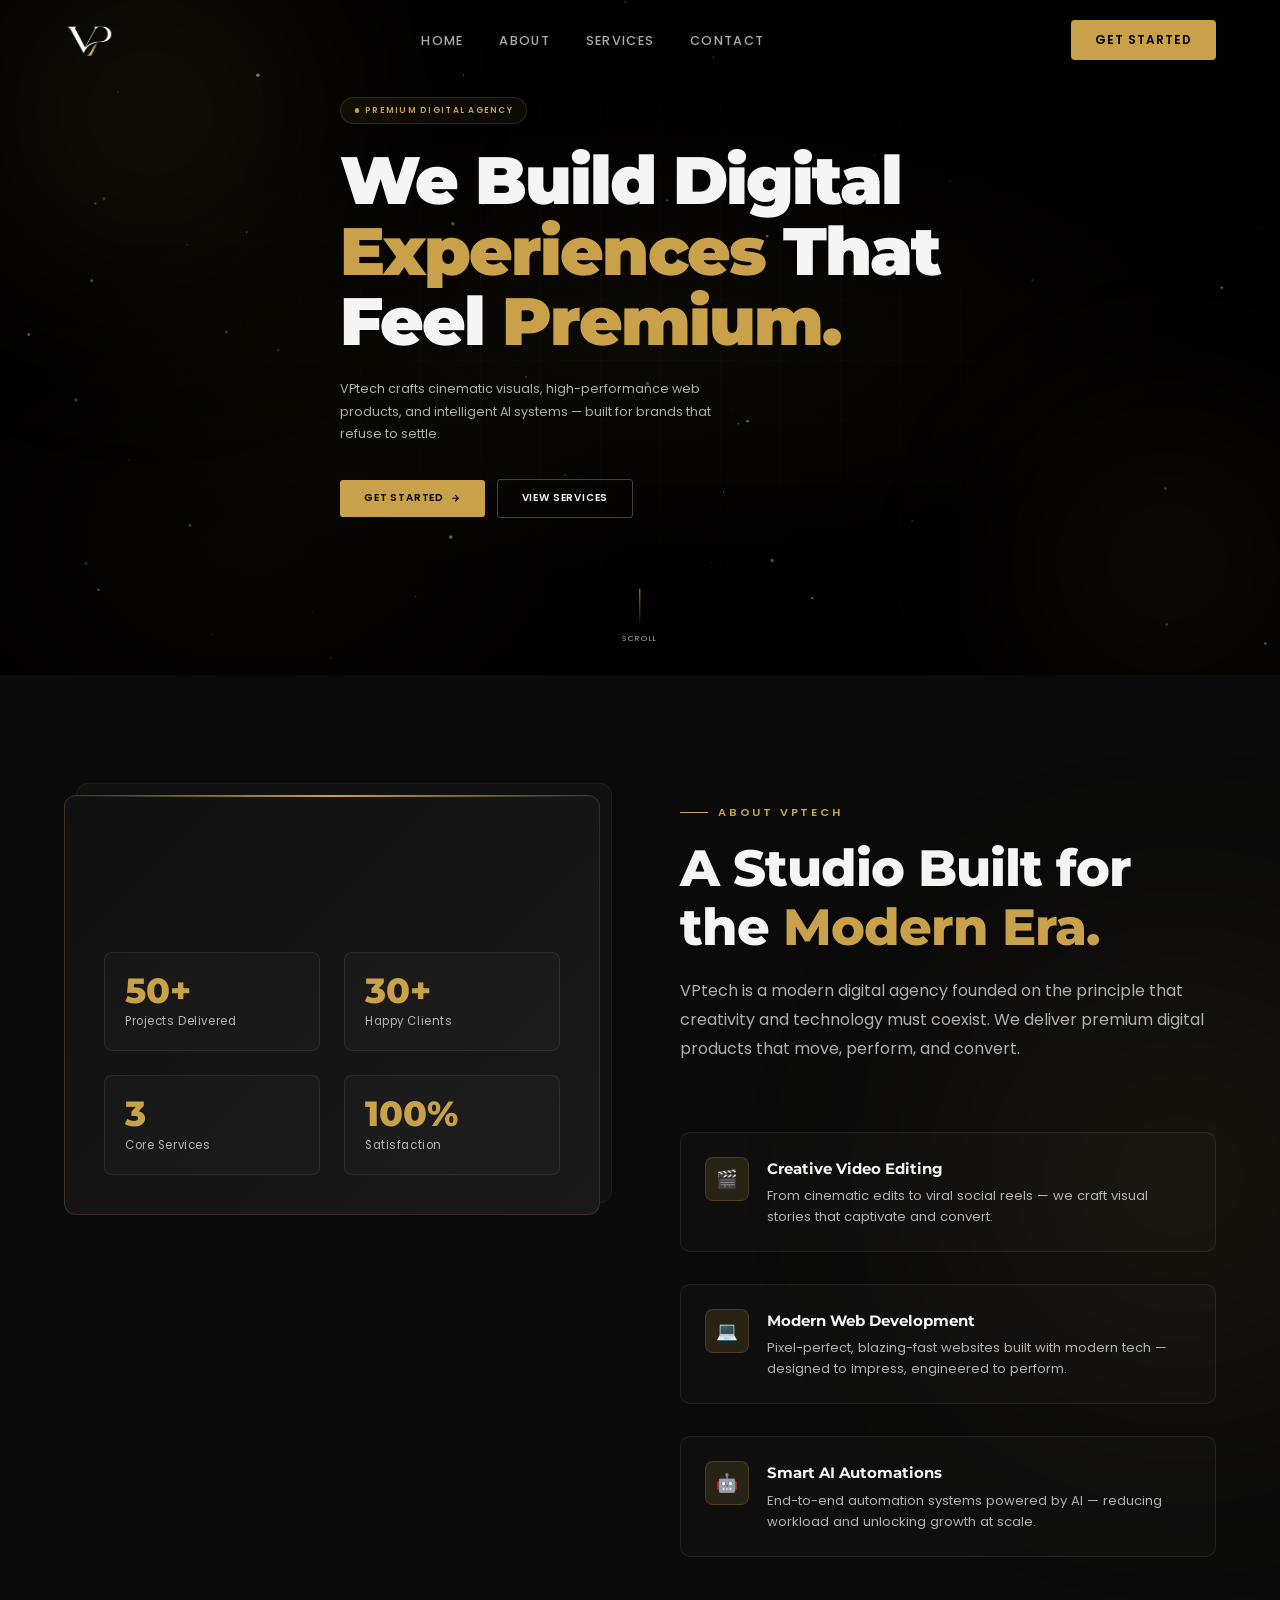
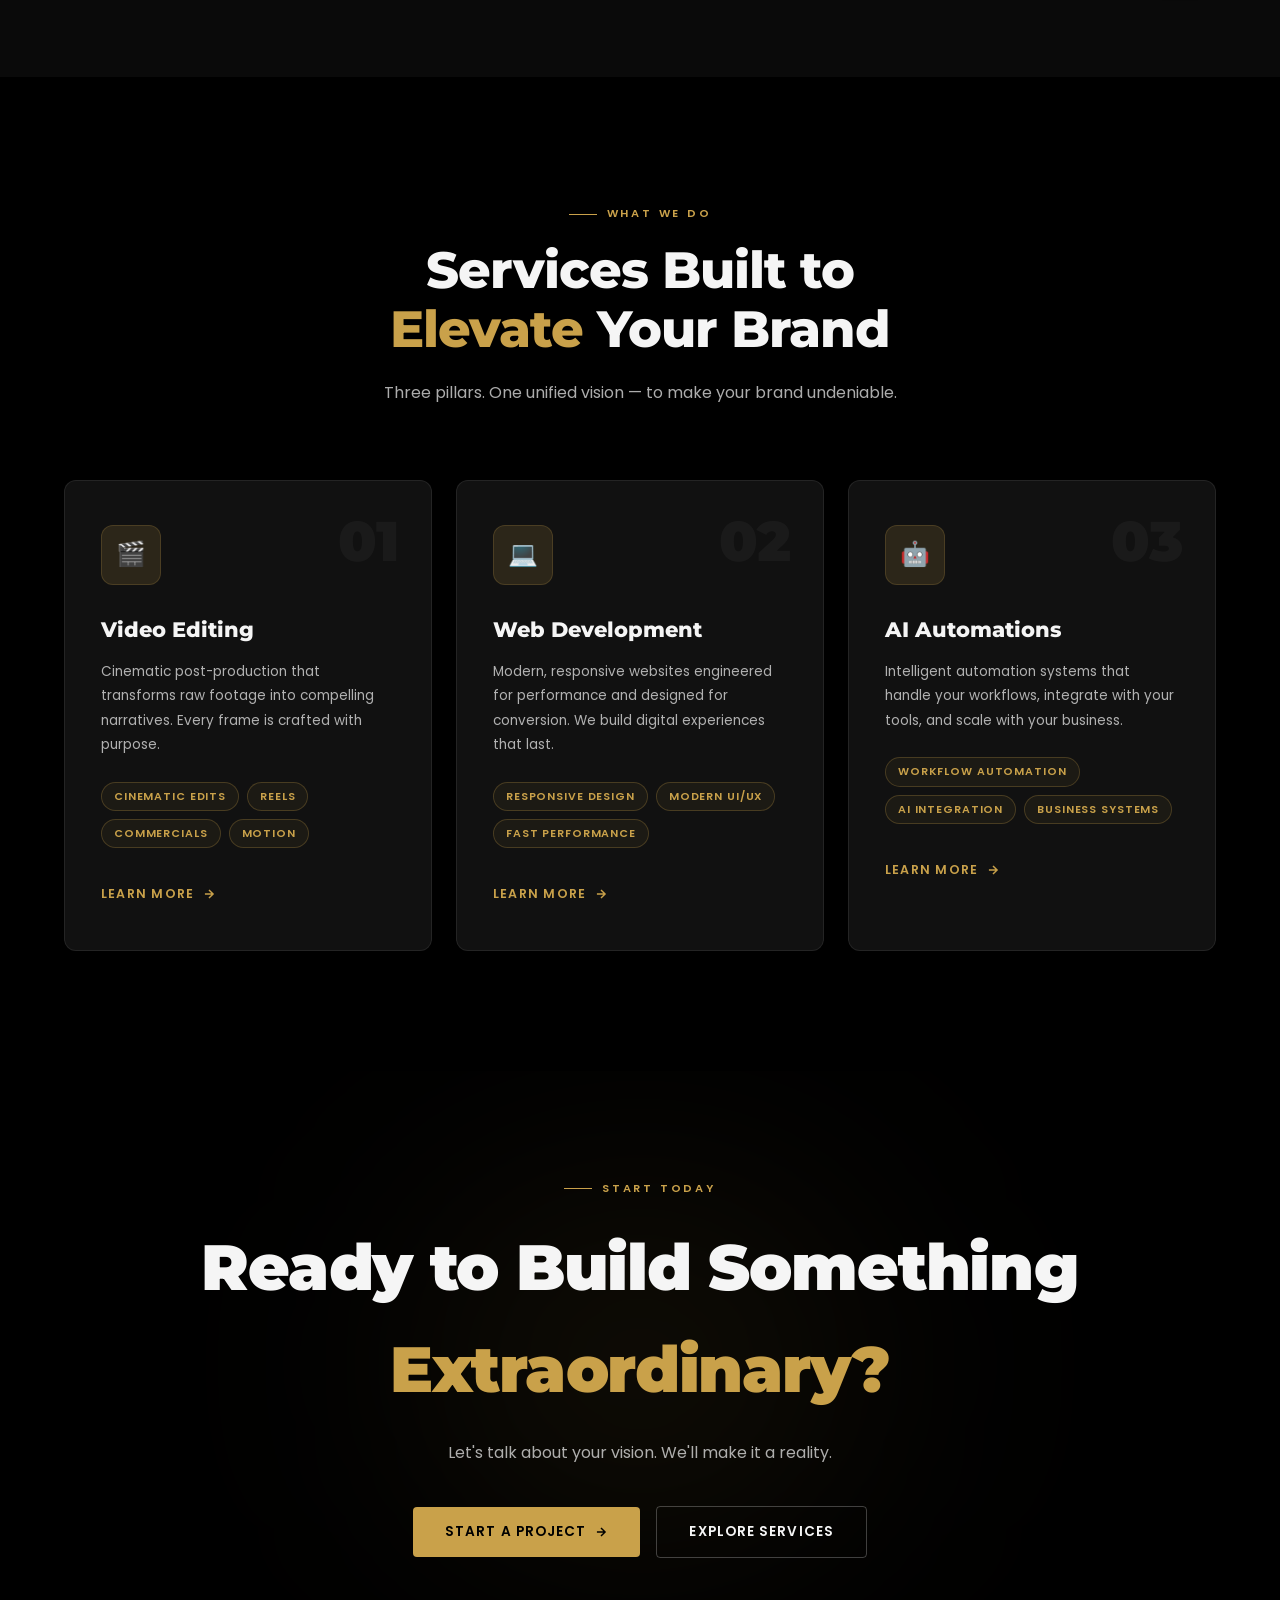
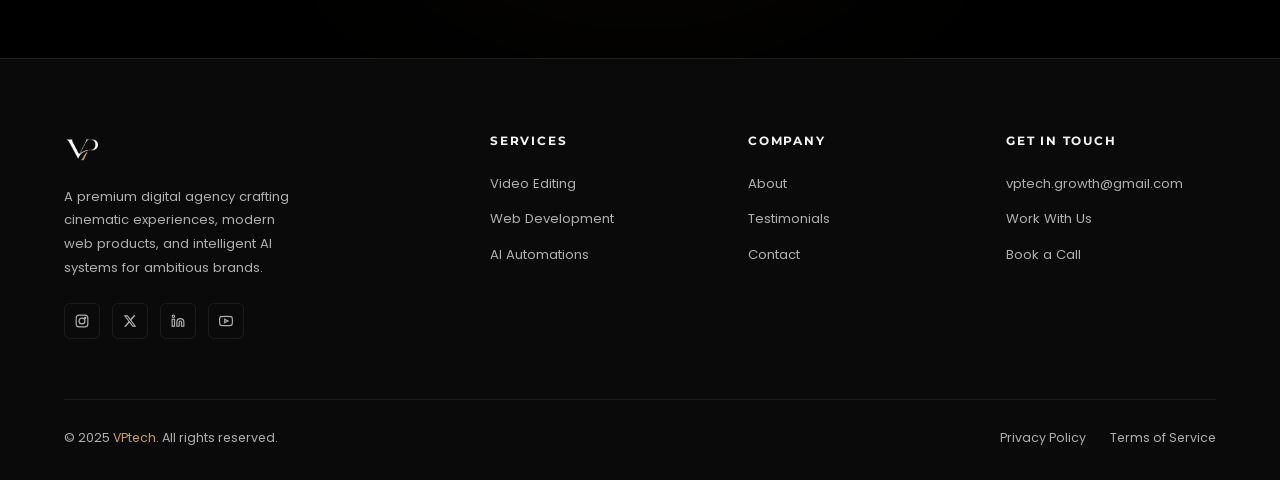
<file: index.html>
<!DOCTYPE html>
<html lang="en">
<head>
  <meta charset="UTF-8" />
  <meta name="viewport" content="width=device-width, initial-scale=1.0" />
  <title>VPtech — Premium Digital Agency</title>
  <meta name="description" content="VPtech is a premium digital agency specialising in cinematic video editing, modern web development, and smart AI automations." />
  <link rel="icon" type="image/png" href="./assets/images/logo0.png" />
  <link rel="stylesheet" href="./assets/css/style.css" />
  <link rel="preconnect" href="https://fonts.googleapis.com" />
  <link rel="preconnect" href="https://fonts.gstatic.com" crossorigin />
</head>
<body>

<!-- ░░ Particle Canvas ░░ -->
<canvas id="particles-canvas"></canvas>

<!-- ══════════════════════════════════════
     NAVBAR
══════════════════════════════════════ -->
<nav class="navbar">
  <div class="container nav-inner">
    <a href="./" class="nav-logo">
      <img src="./assets/images/logo.png" alt="VPtech" />
    </a>

    <ul class="nav-links">
      <li><a href="./" class="nav-link">Home</a></li>
      <li><a href="#about" class="nav-link">About</a></li>
      <li><a href="#services" class="nav-link">Services</a></li>
      <li><a href="./Contact/" class="nav-link">Contact</a></li>
    </ul>

    <a href="./Contact/" class="btn btn-primary nav-cta">Get Started</a>

    <button class="hamburger" aria-label="Toggle menu">
      <span></span><span></span><span></span>
    </button>
  </div>
</nav>

<!-- Mobile Nav -->
<div class="mobile-nav">
  <a href="./" class="mobile-nav-link">Home</a>
  <a href="#about" class="mobile-nav-link">About</a>
  <a href="#services" class="mobile-nav-link">Services</a>
  <a href="./Contact/" class="mobile-nav-link">Contact</a>
</div>

<!-- ══════════════════════════════════════
     HERO
══════════════════════════════════════ -->
<section class="hero">
  <div class="hero-bg">
    <div class="hero-bg-gradient"></div>
    <div class="hero-grid"></div>
    <!-- Glow blobs -->
    <div class="bg-glow bg-glow-gold" style="width:700px;height:700px;top:-200px;left:-150px;"></div>
    <div class="bg-glow bg-glow-gold" style="width:500px;height:500px;bottom:-100px;right:-100px;"></div>
  </div>

  <div class="container" style="position:relative;z-index:1;">
    <div class="hero-content">
      <div class="hero-badge">
        <span class="hero-badge-dot"></span>
        Premium Digital Agency
      </div>

      <h1 class="hero-title">
        We Build Digital<br>
        <span class="gold-word">Experiences</span> That <br>
        Feel <span class="gold-word">Premium.</span>
      </h1>

      <p class="hero-desc">
        VPtech crafts cinematic visuals, high-performance web products, and intelligent AI systems — built for brands that refuse to settle.
      </p>

      <div class="hero-actions">
        <a href="./Contact/" class="btn btn-primary">
          Get Started
          <svg width="14" height="14" viewBox="0 0 24 24" fill="none" stroke="currentColor" stroke-width="2.5"><path d="M5 12h14M12 5l7 7-7 7"/></svg>
        </a>
        <a href="./#services" class="btn btn-outline">View Services</a>
      </div>
    </div>
  </div>

  <!-- Scroll indicator -->
  <div class="hero-scroll">
    <div class="hero-scroll-line"></div>
    <span class="hero-scroll-text">Scroll</span>
  </div>
</section>

<!-- ══════════════════════════════════════
     ABOUT
══════════════════════════════════════ -->
<section id="about" class="section about">
  <!-- Glow -->
  <div class="bg-glow bg-glow-gold" style="width:600px;height:600px;top:50%;right:-200px;transform:translateY(-50%);"></div>

  <div class="container">
    <div class="about-grid">

      <!-- Visual Card -->
      <div class="about-visual reveal">
        <div class="about-card-stack">
          <div class="about-card-bg"></div>
          <div class="about-card-bg"></div>
          <div class="about-card-inner">
            
            
            <div class="about-stat-grid">
              <div class="about-stat">
                <div class="about-stat-num">50+</div>
                <div class="about-stat-label">Projects Delivered</div>
              </div>
              <div class="about-stat">
                <div class="about-stat-num">30+</div>
                <div class="about-stat-label">Happy Clients</div>
              </div>
              <div class="about-stat">
                <div class="about-stat-num">3</div>
                <div class="about-stat-label">Core Services</div>
              </div>
              <div class="about-stat">
                <div class="about-stat-num">100%</div>
                <div class="about-stat-label">Satisfaction</div>
              </div>
            </div>
          </div>
        </div>
      </div>

      <!-- Content -->
      <div class="about-content">
        <div class="reveal">
          <div class="section-label">About VPtech</div>
          <h2 class="section-title">
            A Studio Built for<br>
            the <span>Modern Era.</span>
          </h2>
          <p class="section-subtitle" style="margin-bottom:36px;">
            VPtech is a modern digital agency founded on the principle that creativity and technology must coexist. We deliver premium digital products that move, perform, and convert.
          </p>
        </div>

        <div class="about-feature reveal reveal-delay-1">
          <div class="about-icon">🎬</div>
          <div class="about-feature-text">
            <h4>Creative Video Editing</h4>
            <p>From cinematic edits to viral social reels — we craft visual stories that captivate and convert.</p>
          </div>
        </div>

        <div class="about-feature reveal reveal-delay-2">
          <div class="about-icon">💻</div>
          <div class="about-feature-text">
            <h4>Modern Web Development</h4>
            <p>Pixel-perfect, blazing-fast websites built with modern tech — designed to impress, engineered to perform.</p>
          </div>
        </div>

        <div class="about-feature reveal reveal-delay-3">
          <div class="about-icon">🤖</div>
          <div class="about-feature-text">
            <h4>Smart AI Automations</h4>
            <p>End-to-end automation systems powered by AI — reducing workload and unlocking growth at scale.</p>
          </div>
        </div>
      </div>
    </div>
  </div>
</section>

<!-- ══════════════════════════════════════
     SERVICES
══════════════════════════════════════ -->
<section id="services" class="section services">
  <div class="container">
    <div class="services-header reveal">
      <div class="section-label">What We Do</div>
      <h2 class="section-title">Services Built to<br><span>Elevate</span> Your Brand</h2>
      <p class="section-subtitle">Three pillars. One unified vision — to make your brand undeniable.</p>
    </div>

    <div class="services-grid">
      <!-- Video Editing -->
      <div class="service-card reveal reveal-delay-1">
        <div class="service-num">01</div>
        <div class="service-icon-wrap">🎬</div>
        <h3 class="service-title">Video Editing</h3>
        <p class="service-desc">Cinematic post-production that transforms raw footage into compelling narratives. Every frame is crafted with purpose.</p>
        <div class="service-tags">
          <span class="service-tag">Cinematic Edits</span>
          <span class="service-tag">Reels</span>
          <span class="service-tag">Commercials</span>
          <span class="service-tag">Motion</span>
        </div>
        <a href="./Editing/" class="service-link">
          Learn More
          <svg width="14" height="14" viewBox="0 0 24 24" fill="none" stroke="currentColor" stroke-width="2.5"><path d="M5 12h14M12 5l7 7-7 7"/></svg>
        </a>
      </div>

      <!-- Web Development -->
      <div class="service-card reveal reveal-delay-2">
        <div class="service-num">02</div>
        <div class="service-icon-wrap">💻</div>
        <h3 class="service-title">Web Development</h3>
        <p class="service-desc">Modern, responsive websites engineered for performance and designed for conversion. We build digital experiences that last.</p>
        <div class="service-tags">
          <span class="service-tag">Responsive Design</span>
          <span class="service-tag">Modern UI/UX</span>
          <span class="service-tag">Fast Performance</span>
        </div>
        <a href="./Development/" class="service-link">
          Learn More
          <svg width="14" height="14" viewBox="0 0 24 24" fill="none" stroke="currentColor" stroke-width="2.5"><path d="M5 12h14M12 5l7 7-7 7"/></svg>
        </a>
      </div>

      <!-- AI Automations -->
      <div class="service-card reveal reveal-delay-3">
        <div class="service-num">03</div>
        <div class="service-icon-wrap">🤖</div>
        <h3 class="service-title">AI Automations</h3>
        <p class="service-desc">Intelligent automation systems that handle your workflows, integrate with your tools, and scale with your business.</p>
        <div class="service-tags">
          <span class="service-tag">Workflow Automation</span>
          <span class="service-tag">AI Integration</span>
          <span class="service-tag">Business Systems</span>
        </div>
        <a href="./Automations/" class="service-link">
          Learn More
          <svg width="14" height="14" viewBox="0 0 24 24" fill="none" stroke="currentColor" stroke-width="2.5"><path d="M5 12h14M12 5l7 7-7 7"/></svg>
        </a>
      </div>
    </div>
  </div>
</section>

<!-- ══════════════════════════════════════
     TESTIMONIALS
══════════════════════════════════════ 
<section id="testimonials" class="section testimonials">
  <div class="bg-glow bg-glow-gold" style="width:600px;height:600px;top:50%;left:50%;transform:translate(-50%,-50%);"></div>

  <div class="container">
    <div class="testimonials-header reveal">
      <div class="section-label">Testimonials</div>
      <h2 class="section-title">Trusted by <span>Forward-Thinking</span> Brands</h2>
      <p class="section-subtitle">Don't take our word for it — here's what our clients say about working with VPtech.</p>
    </div>

    <div class="testimonials-track-wrap reveal">
      <div class="testimonials-track">
        <div class="testimonial-card">
          <div class="testimonial-stars">★★★★★</div>
          <div class="testimonial-quote">"</div>
          <p class="testimonial-text">VPtech completely transformed our brand presence. The video edits they delivered were beyond cinematic — our engagement tripled within weeks.</p>
          <div class="testimonial-author">
            <div class="testimonial-avatar">AK</div>
            <div>
              <div class="testimonial-name">Aryan Kapoor</div>
              <div class="testimonial-role">Founder, Luxe Ventures</div>
            </div>
          </div>
        </div>
        <div class="testimonial-card">
          <div class="testimonial-stars">★★★★★</div>
          <div class="testimonial-quote">"</div>
          <p class="testimonial-text">Our new website built by VPtech is a masterpiece. Clean, fast, and incredibly premium. We've had more conversions in one month than all of last year.</p>
          <div class="testimonial-author">
            <div class="testimonial-avatar">SM</div>
            <div>
              <div class="testimonial-name">Sofia Marchetti</div>
              <div class="testimonial-role">CMO, NovaBrand</div>
            </div>
          </div>
        </div>
        <div class="testimonial-card">
          <div class="testimonial-stars">★★★★★</div>
          <div class="testimonial-quote">"</div>
          <p class="testimonial-text">The AI automation system VPtech built saved us 40+ hours per week. It's like having an entire operations team that never sleeps.</p>
          <div class="testimonial-author">
            <div class="testimonial-avatar">RN</div>
            <div>
              <div class="testimonial-name">Rajan Nair</div>
              <div class="testimonial-role">CEO, ScaleOps</div>
            </div>
          </div>
        </div>
        <div class="testimonial-card">
          <div class="testimonial-stars">★★★★★</div>
          <div class="testimonial-quote">"</div>
          <p class="testimonial-text">Working with VPtech is a completely different experience. They don't just deliver work — they deliver results. Premium quality, every single time.</p>
          <div class="testimonial-author">
            <div class="testimonial-avatar">JP</div>
            <div>
              <div class="testimonial-name">Jessica Park</div>
              <div class="testimonial-role">Director, PixelForge</div>
            </div>
          </div>
        </div>
        <div class="testimonial-card">
          <div class="testimonial-stars">★★★★★</div>
          <div class="testimonial-quote">"</div>
          <p class="testimonial-text">VPtech's reels strategy for our product launch went viral. 2M+ views in 72 hours. I can't recommend them enough — absolute professionals.</p>
          <div class="testimonial-author">
            <div class="testimonial-avatar">DL</div>
            <div>
              <div class="testimonial-name">Dev Lakhani</div>
              <div class="testimonial-role">Co-Founder, Apex Gear</div>
            </div>
          </div>
        </div>
      </div>
    </div>
    <div class="testimonials-controls reveal">
      <button class="testimonials-btn prev" aria-label="Previous">
        <svg width="16" height="16" viewBox="0 0 24 24" fill="none" stroke="currentColor" stroke-width="2.5"><path d="M19 12H5M12 5l-7 7 7 7"/></svg>
      </button>
      <div class="testimonials-dots">
        <div class="dot active"></div>
        <div class="dot"></div>
        <div class="dot"></div>
        <div class="dot"></div>
        <div class="dot"></div>
      </div>
      <button class="testimonials-btn next" aria-label="Next">
        <svg width="16" height="16" viewBox="0 0 24 24" fill="none" stroke="currentColor" stroke-width="2.5"><path d="M5 12h14M12 5l7 7-7 7"/></svg>
      </button>
    </div>
  </div>
</section> -->

<!-- ══════════════════════════════════════
     CTA BANNER
══════════════════════════════════════ -->
<section class="cta-banner">
  <div class="bg-glow bg-glow-gold" style="width:800px;height:400px;top:50%;left:50%;transform:translate(-50%,-50%);"></div>
  <div class="container">
    <div class="cta-banner-inner reveal">
      <div class="section-label" style="justify-content:center;">Start Today</div>
      <h2 class="cta-banner-title">Ready to Build Something<br><span style="color:var(--gold)">Extraordinary?</span></h2>
      <p class="cta-banner-sub">Let's talk about your vision. We'll make it a reality.</p>
      <div class="cta-banner-actions">
        <a href="./Contact/" class="btn btn-primary">
          Start a Project
          <svg width="14" height="14" viewBox="0 0 24 24" fill="none" stroke="currentColor" stroke-width="2.5"><path d="M5 12h14M12 5l7 7-7 7"/></svg>
        </a>
        <a href="./#services" class="btn btn-outline">Explore Services</a>
      </div>
    </div>
  </div>
</section>

<!-- ══════════════════════════════════════
     FOOTER
══════════════════════════════════════ -->
<footer class="footer">
  <div class="container">
    <div class="footer-grid">
      <!-- Brand -->
      <div>
        <div class="footer-logo">
          <img src="./assets/images/logo.png" alt="VPtech" />
        </div>
        <p class="footer-desc">A premium digital agency crafting cinematic experiences, modern web products, and intelligent AI systems for ambitious brands.</p>
        <div class="footer-socials">
          <a href="https://www.instagram.com/vptech.growth/" class="social-link" aria-label="Instagram">
            <svg width="14" height="14" viewBox="0 0 24 24" fill="none" stroke="currentColor" stroke-width="2"><rect x="2" y="2" width="20" height="20" rx="5"/><circle cx="12" cy="12" r="5"/><circle cx="17.5" cy="6.5" r="1" fill="currentColor"/></svg>
          </a>
          <a href="https://x.com/VPTech_growth" class="social-link" aria-label="Twitter/X">
            <svg width="14" height="14" viewBox="0 0 24 24" fill="currentColor"><path d="M18.244 2.25h3.308l-7.227 8.26 8.502 11.24H16.17l-5.214-6.817L4.99 21.75H1.68l7.73-8.835L1.254 2.25H8.08l4.713 6.231zm-1.161 17.52h1.833L7.084 4.126H5.117z"/></svg>
          </a>
          <a href="https://www.linkedin.com/in/vp-tech-150535409/" class="social-link" aria-label="LinkedIn">
            <svg width="14" height="14" viewBox="0 0 24 24" fill="none" stroke="currentColor" stroke-width="2"><path d="M16 8a6 6 0 0 1 6 6v7h-4v-7a2 2 0 0 0-2-2 2 2 0 0 0-2 2v7h-4v-7a6 6 0 0 1 6-6z"/><rect x="2" y="9" width="4" height="12"/><circle cx="4" cy="4" r="2"/></svg>
          </a>
          <a href="#" class="social-link" aria-label="YouTube">
            <svg width="14" height="14" viewBox="0 0 24 24" fill="none" stroke="currentColor" stroke-width="2"><path d="M22.54 6.42a2.78 2.78 0 0 0-1.95-1.96C18.88 4 12 4 12 4s-6.88 0-8.59.46A2.78 2.78 0 0 0 1.46 6.42 29 29 0 0 0 1 12a29 29 0 0 0 .46 5.58 2.78 2.78 0 0 0 1.95 1.96C5.12 20 12 20 12 20s6.88 0 8.59-.46a2.78 2.78 0 0 0 1.95-1.96A29 29 0 0 0 23 12a29 29 0 0 0-.46-5.58z"/><polygon points="9.75,15.02 15.5,12 9.75,8.98"/></svg>
          </a>
        </div>
      </div>

      <!-- Services -->
      <div>
        <h4 class="footer-col-title">Services</h4>
        <ul class="footer-links">
          <li><a href="./Editing/" class="footer-link">Video Editing</a></li>
          <li><a href="./Development/" class="footer-link">Web Development</a></li>
          <li><a href="./Automations/" class="footer-link">AI Automations</a></li>
        </ul>
      </div>

      <!-- Company -->
      <div>
        <h4 class="footer-col-title">Company</h4>
        <ul class="footer-links">
          <li><a href="./#about" class="footer-link">About</a></li>
          <li><a href="./#testimonials" class="footer-link">Testimonials</a></li>
          <li><a href="./Contact/" class="footer-link">Contact</a></li>
        </ul>
      </div>

      <!-- Contact -->
      <div>
        <h4 class="footer-col-title">Get in Touch</h4>
        <ul class="footer-links">
          <li><a href="mailto:vptech.growth@gmail.com" class="footer-link">vptech.growth@gmail.com</a></li>
          <li><a href="./Contact/" class="footer-link">Work With Us</a></li>
          <li><a href="#" class="footer-link">Book a Call</a></li>
        </ul>
      </div>
    </div>

    <div class="footer-bottom">
      <p class="footer-copy">© 2025 <span>VPtech</span>. All rights reserved.</p>
      <div class="footer-legal">
        <a href="#">Privacy Policy</a>
        <a href="#">Terms of Service</a>
      </div>
    </div>
  </div>
</footer>

<script src="./assets/js/script.js"></script>
</body>
</html>
</file>
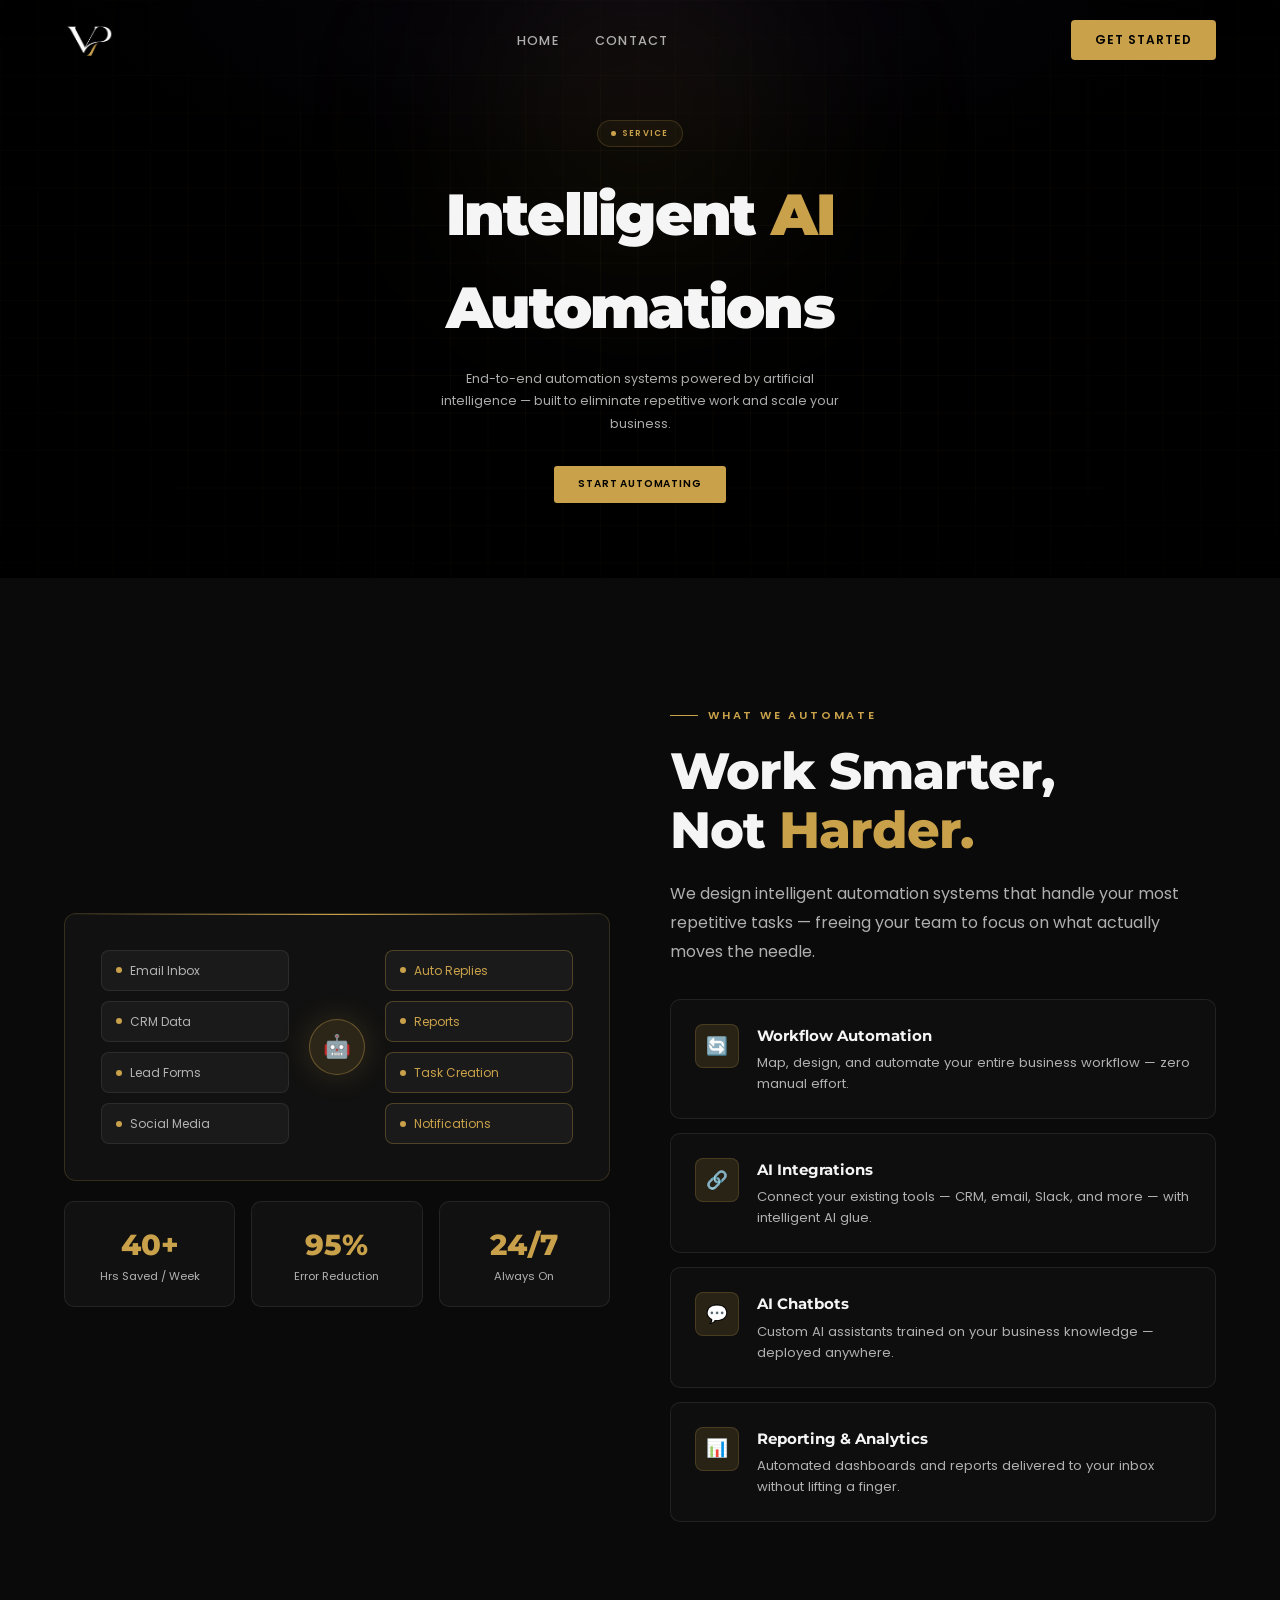
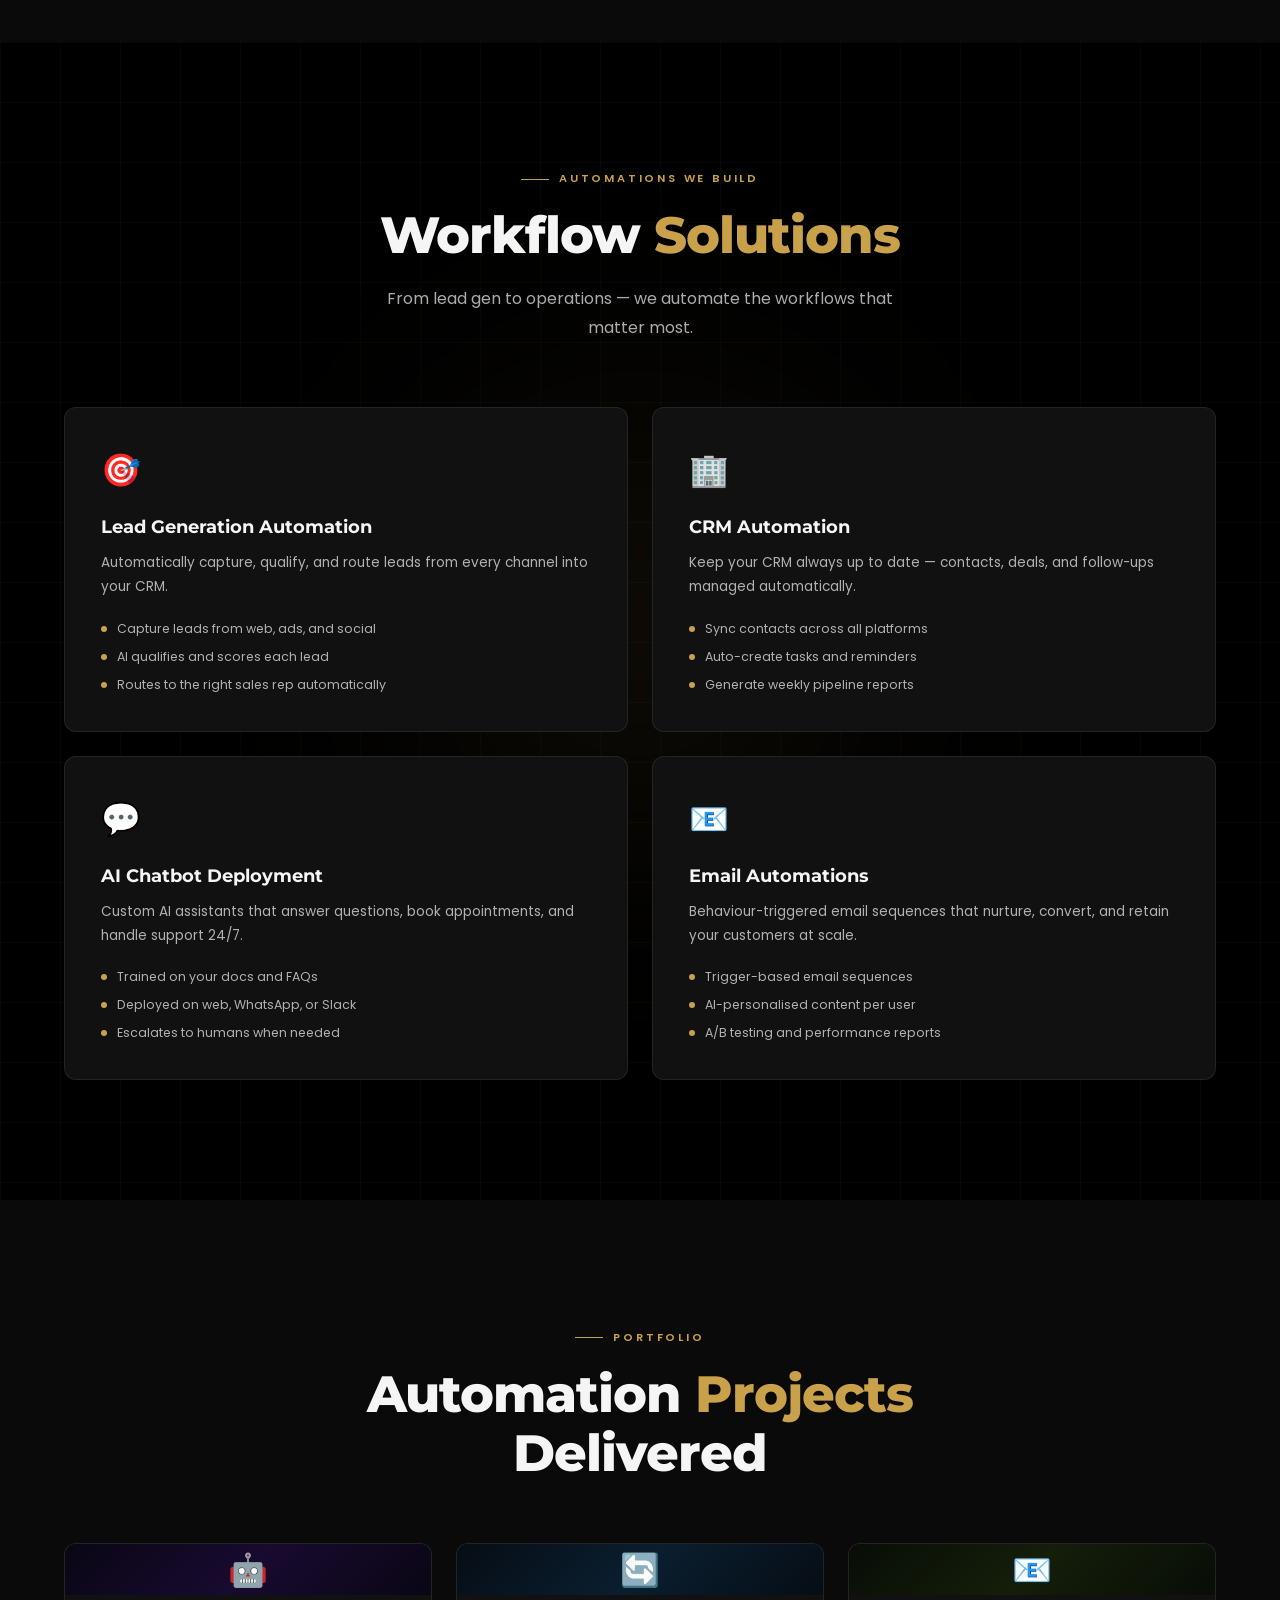
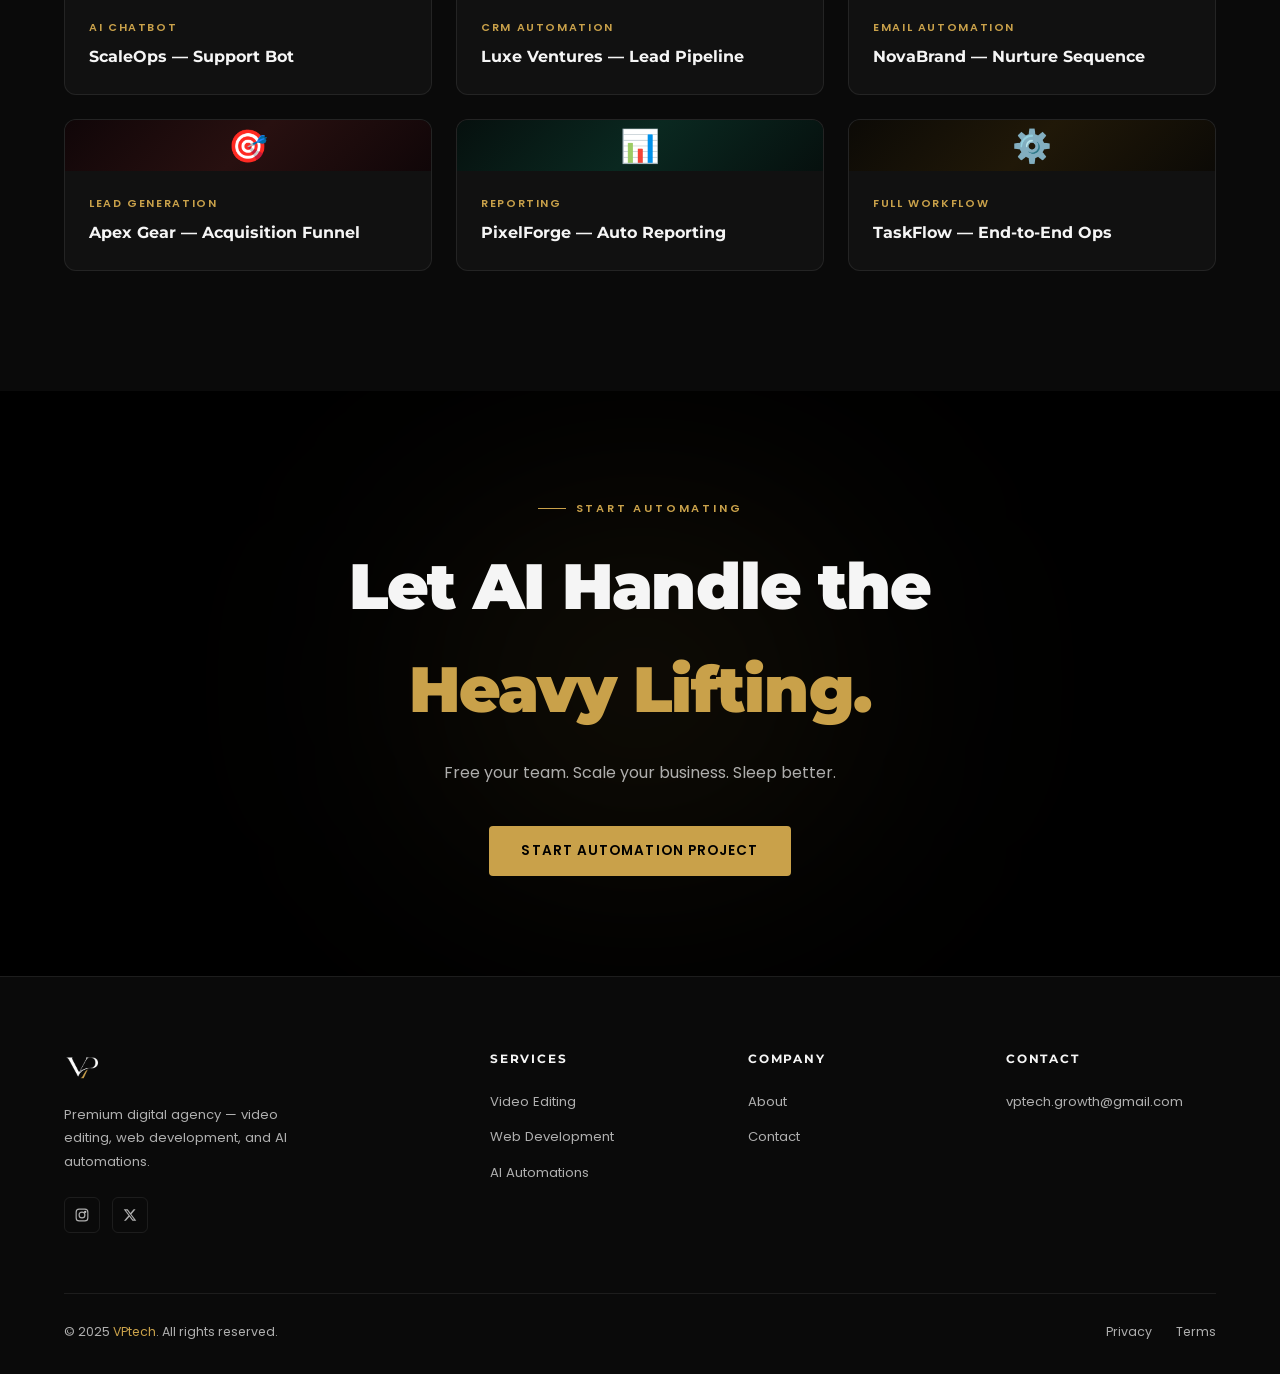
<file: Automations/index.html>
<!DOCTYPE html>
<html lang="en">
<head>
  <meta charset="UTF-8" />
  <meta name="viewport" content="width=device-width, initial-scale=1.0" />
  <title>AI Automations — VPtech</title>
  <meta name="description" content="Intelligent AI automation systems by VPtech — workflow automation, AI integrations, and smart business systems." />
  <link rel="icon" type="image/png" href="../assets/images/logo0.png" />
  <link rel="stylesheet" href="../assets/css/style.css" />
  <link rel="preconnect" href="https://fonts.googleapis.com" />
  <style>
    .ai-hero-bg {
      background: radial-gradient(ellipse 80% 60% at 50% 0%,
        rgba(120,80,200,0.06) 0%, transparent 55%);
    }
    .project-thumb-ai-1 { background: linear-gradient(135deg, #0a0614, #180a30, #0a0614); }
    .project-thumb-ai-2 { background: linear-gradient(135deg, #060d14, #0a1e30, #060d14); }
    .project-thumb-ai-3 { background: linear-gradient(135deg, #080d06, #141e0a, #080d06); }
    .project-thumb-ai-4 { background: linear-gradient(135deg, #100608, #281010, #100608); }
    .project-thumb-ai-5 { background: linear-gradient(135deg, #06100e, #0a2820, #06100e); }
    .project-thumb-ai-6 { background: linear-gradient(135deg, #0c0a06, #201808, #0c0a06); }

    /* Animated grid bg for hero */
    .ai-grid-hero {
      position: absolute;
      inset: 0;
      background-image:
        linear-gradient(rgba(201,161,74,0.05) 1px, transparent 1px),
        linear-gradient(90deg, rgba(201,161,74,0.05) 1px, transparent 1px);
      background-size: 50px 50px;
      mask-image: radial-gradient(ellipse 80% 80% at 50% 50%, black 0%, transparent 100%);
    }

    /* Floating glow dots */
    .float-dot {
      position: absolute;
      border-radius: 50%;
      animation: floatDot 6s ease-in-out infinite;
    }
    @keyframes floatDot {
      0%, 100% { transform: translateY(0) scale(1); opacity: 0.6; }
      50% { transform: translateY(-20px) scale(1.1); opacity: 1; }
    }

    /* Node connector diagram */
    .node-diagram {
      display: grid;
      grid-template-columns: 1fr auto 1fr;
      gap: 0;
      align-items: center;
      padding: 36px;
      border: var(--border-gold);
      border-radius: 12px;
      background: var(--dark-2);
      position: relative;
      overflow: hidden;
    }
    .node-diagram::before {
      content: '';
      position: absolute;
      top: 0; left: 0; right: 0;
      height: 1px;
      background: linear-gradient(90deg, transparent, var(--gold), transparent);
    }
    .node-col {
      display: flex;
      flex-direction: column;
      gap: 10px;
    }
    .node-item {
      padding: 10px 14px;
      border: var(--border-white);
      border-radius: 8px;
      background: var(--dark-3);
      font-size: 0.75rem;
      color: var(--white-dim);
      display: flex;
      align-items: center;
      gap: 8px;
    }
    .node-item.gold { border-color: rgba(201,161,74,0.3); color: var(--gold); }
    .node-center {
      width: 56px;
      height: 56px;
      border-radius: 50%;
      background: var(--gold-glow);
      border: 1px solid rgba(201,161,74,0.4);
      display: flex;
      align-items: center;
      justify-content: center;
      font-size: 1.4rem;
      margin: 0 20px;
      flex-shrink: 0;
      box-shadow: 0 0 30px rgba(201,161,74,0.2);
    }
    .node-dot { width: 6px; height: 6px; border-radius: 50%; background: var(--gold); flex-shrink: 0; }
  </style>
</head>
<body>

<canvas id="particles-canvas"></canvas>

<!-- Float particles -->
<div class="float-dot" style="width:8px;height:8px;background:var(--gold);top:25%;left:15%;animation-delay:0s;"></div>
<div class="float-dot" style="width:4px;height:4px;background:var(--gold);top:60%;left:80%;animation-delay:2s;"></div>
<div class="float-dot" style="width:6px;height:6px;background:rgba(201,161,74,0.5);top:40%;right:25%;animation-delay:1s;"></div>

<!-- NAVBAR -->
<nav class="navbar">
  <div class="container nav-inner">
    <a href="../" class="nav-logo"><img src="../assets/images/logo.png" alt="VPtech" /></a>
    <ul class="nav-links">
      <li><a href="../" class="nav-link">Home</a></li>
      <li><a href="../Contact/" class="nav-link">Contact</a></li>
    </ul>
    <a href="../Contact/" class="btn btn-primary nav-cta">Get Started</a>
    <button class="hamburger"><span></span><span></span><span></span></button>
  </div>
</nav>
<div class="mobile-nav">
  <a href="../" class="mobile-nav-link">Home</a>
  <a href="../Contact/" class="mobile-nav-link">Contact</a>
</div>

<!-- PAGE HERO -->
<section class="page-hero ai-hero-bg" style="background-color:var(--black);">
  <div class="ai-grid-hero"></div>
  <div class="bg-glow bg-glow-gold" style="width:700px;height:500px;top:-100px;left:50%;transform:translateX(-50%);"></div>
  <div class="container" style="position:relative;z-index:1;">
    <div class="hero-badge" style="margin:0 auto 28px;opacity:1;animation:none;">
      <span class="hero-badge-dot"></span>
      Service
    </div>
    <h1 class="page-hero-title">
      Intelligent <span style="color:var(--gold)">AI</span><br>Automations
    </h1>
    <p class="page-hero-sub">End-to-end automation systems powered by artificial intelligence — built to eliminate repetitive work and scale your business.</p>
    <a href="../Contact/" class="btn btn-primary">Start Automating</a>
  </div>
</section>

<!-- OVERVIEW + NODE DIAGRAM -->
<section class="section" style="background:var(--dark);">
  <div class="container">
    <div class="section-grid" style="display:grid;grid-template-columns:1fr 1fr;gap:60px;align-items:center;">
      <!-- Node Diagram -->
      <div class="reveal">
        <div class="node-diagram">
          <!-- Input Nodes -->
          <div class="node-col">
            <div class="node-item"><span class="node-dot"></span>Email Inbox</div>
            <div class="node-item"><span class="node-dot"></span>CRM Data</div>
            <div class="node-item"><span class="node-dot"></span>Lead Forms</div>
            <div class="node-item"><span class="node-dot"></span>Social Media</div>
          </div>
          <!-- AI Core -->
          <div class="node-center">🤖</div>
          <!-- Output Nodes -->
          <div class="node-col">
            <div class="node-item gold"><span class="node-dot"></span>Auto Replies</div>
            <div class="node-item gold"><span class="node-dot"></span>Reports</div>
            <div class="node-item gold"><span class="node-dot"></span>Task Creation</div>
            <div class="node-item gold"><span class="node-dot"></span>Notifications</div>
          </div>
        </div>
        <!-- Stats below -->
        <div class="stats-grid" style="display:grid;grid-template-columns:1fr 1fr 1fr;gap:16px;margin-top:20px;">
          <div style="text-align:center;padding:20px;border:var(--border-white);border-radius:10px;background:var(--dark-2);">
            <div style="font-family:var(--font-heading);font-size:1.8rem;font-weight:800;color:var(--gold);">40+</div>
            <div style="font-size:0.7rem;color:var(--white-dim);">Hrs Saved / Week</div>
          </div>
          <div style="text-align:center;padding:20px;border:var(--border-white);border-radius:10px;background:var(--dark-2);">
            <div style="font-family:var(--font-heading);font-size:1.8rem;font-weight:800;color:var(--gold);">95%</div>
            <div style="font-size:0.7rem;color:var(--white-dim);">Error Reduction</div>
          </div>
          <div style="text-align:center;padding:20px;border:var(--border-white);border-radius:10px;background:var(--dark-2);">
            <div style="font-family:var(--font-heading);font-size:1.8rem;font-weight:800;color:var(--gold);">24/7</div>
            <div style="font-size:0.7rem;color:var(--white-dim);">Always On</div>
          </div>
        </div>
      </div>

      <!-- Content -->
      <div class="reveal reveal-delay-2">
        <div class="section-label">What We Automate</div>
        <h2 class="section-title">Work Smarter,<br>Not <span>Harder.</span></h2>
        <p class="section-subtitle" style="margin-bottom:32px;">We design intelligent automation systems that handle your most repetitive tasks — freeing your team to focus on what actually moves the needle.</p>
        <div style="display:flex;flex-direction:column;gap:14px;">
          <div class="about-feature">
            <div class="about-icon">🔄</div>
            <div class="about-feature-text">
              <h4>Workflow Automation</h4>
              <p>Map, design, and automate your entire business workflow — zero manual effort.</p>
            </div>
          </div>
          <div class="about-feature">
            <div class="about-icon">🔗</div>
            <div class="about-feature-text">
              <h4>AI Integrations</h4>
              <p>Connect your existing tools — CRM, email, Slack, and more — with intelligent AI glue.</p>
            </div>
          </div>
          <div class="about-feature">
            <div class="about-icon">💬</div>
            <div class="about-feature-text">
              <h4>AI Chatbots</h4>
              <p>Custom AI assistants trained on your business knowledge — deployed anywhere.</p>
            </div>
          </div>
          <div class="about-feature">
            <div class="about-icon">📊</div>
            <div class="about-feature-text">
              <h4>Reporting & Analytics</h4>
              <p>Automated dashboards and reports delivered to your inbox without lifting a finger.</p>
            </div>
          </div>
        </div>
      </div>
    </div>
  </div>
</section>

<!-- WORKFLOW SHOWCASE -->
<section class="section" style="background:var(--black);position:relative;overflow:hidden;">
  <div class="ai-grid-bg"></div>
  <div class="bg-glow bg-glow-gold" style="width:600px;height:600px;top:50%;left:50%;transform:translate(-50%,-50%);"></div>

  <div class="container" style="position:relative;z-index:1;">
    <div class="reveal" style="text-align:center;max-width:600px;margin:0 auto 64px;">
      <div class="section-label">Automations We Build</div>
      <h2 class="section-title">Workflow <span>Solutions</span></h2>
      <p class="section-subtitle" style="margin:0 auto;">From lead gen to operations — we automate the workflows that matter most.</p>
    </div>

    <div class="workflow-grid">
      <div class="workflow-card reveal reveal-delay-1">
        <div class="workflow-icon">🎯</div>
        <div class="workflow-title">Lead Generation Automation</div>
        <div class="workflow-text">Automatically capture, qualify, and route leads from every channel into your CRM.</div>
        <div class="workflow-steps">
          <div class="workflow-step"><div class="workflow-step-dot"></div>Capture leads from web, ads, and social</div>
          <div class="workflow-step"><div class="workflow-step-dot"></div>AI qualifies and scores each lead</div>
          <div class="workflow-step"><div class="workflow-step-dot"></div>Routes to the right sales rep automatically</div>
        </div>
      </div>

      <div class="workflow-card reveal reveal-delay-2">
        <div class="workflow-icon">🏢</div>
        <div class="workflow-title">CRM Automation</div>
        <div class="workflow-text">Keep your CRM always up to date — contacts, deals, and follow-ups managed automatically.</div>
        <div class="workflow-steps">
          <div class="workflow-step"><div class="workflow-step-dot"></div>Sync contacts across all platforms</div>
          <div class="workflow-step"><div class="workflow-step-dot"></div>Auto-create tasks and reminders</div>
          <div class="workflow-step"><div class="workflow-step-dot"></div>Generate weekly pipeline reports</div>
        </div>
      </div>

      <div class="workflow-card reveal reveal-delay-1">
        <div class="workflow-icon">💬</div>
        <div class="workflow-title">AI Chatbot Deployment</div>
        <div class="workflow-text">Custom AI assistants that answer questions, book appointments, and handle support 24/7.</div>
        <div class="workflow-steps">
          <div class="workflow-step"><div class="workflow-step-dot"></div>Trained on your docs and FAQs</div>
          <div class="workflow-step"><div class="workflow-step-dot"></div>Deployed on web, WhatsApp, or Slack</div>
          <div class="workflow-step"><div class="workflow-step-dot"></div>Escalates to humans when needed</div>
        </div>
      </div>

      <div class="workflow-card reveal reveal-delay-2">
        <div class="workflow-icon">📧</div>
        <div class="workflow-title">Email Automations</div>
        <div class="workflow-text">Behaviour-triggered email sequences that nurture, convert, and retain your customers at scale.</div>
        <div class="workflow-steps">
          <div class="workflow-step"><div class="workflow-step-dot"></div>Trigger-based email sequences</div>
          <div class="workflow-step"><div class="workflow-step-dot"></div>AI-personalised content per user</div>
          <div class="workflow-step"><div class="workflow-step-dot"></div>A/B testing and performance reports</div>
        </div>
      </div>
    </div>
  </div>
</section>

<!-- PREVIOUS PROJECTS -->
<section class="section" style="background:var(--dark);">
  <div class="container">
    <div class="reveal" style="text-align:center;max-width:600px;margin:0 auto 60px;">
      <div class="section-label">Portfolio</div>
      <h2 class="section-title">Automation <span>Projects</span> Delivered</h2>
    </div>
    <div class="projects-grid">
      <div class="project-card reveal reveal-delay-1">
        <div class="project-thumb project-thumb-ai-1" style="display:flex;align-items:center;justify-content:center;font-size:2rem;">🤖
          <div class="project-thumb-overlay"><div class="project-thumb-icon">↗</div></div>
        </div>
        <div class="project-info">
          <div class="project-cat">AI Chatbot</div>
          <div class="project-name">ScaleOps — Support Bot</div>
        </div>
      </div>
      <div class="project-card reveal reveal-delay-2">
        <div class="project-thumb project-thumb-ai-2" style="display:flex;align-items:center;justify-content:center;font-size:2rem;">🔄
          <div class="project-thumb-overlay"><div class="project-thumb-icon">↗</div></div>
        </div>
        <div class="project-info">
          <div class="project-cat">CRM Automation</div>
          <div class="project-name">Luxe Ventures — Lead Pipeline</div>
        </div>
      </div>
      <div class="project-card reveal reveal-delay-3">
        <div class="project-thumb project-thumb-ai-3" style="display:flex;align-items:center;justify-content:center;font-size:2rem;">📧
          <div class="project-thumb-overlay"><div class="project-thumb-icon">↗</div></div>
        </div>
        <div class="project-info">
          <div class="project-cat">Email Automation</div>
          <div class="project-name">NovaBrand — Nurture Sequence</div>
        </div>
      </div>
      <div class="project-card reveal reveal-delay-1">
        <div class="project-thumb project-thumb-ai-4" style="display:flex;align-items:center;justify-content:center;font-size:2rem;">🎯
          <div class="project-thumb-overlay"><div class="project-thumb-icon">↗</div></div>
        </div>
        <div class="project-info">
          <div class="project-cat">Lead Generation</div>
          <div class="project-name">Apex Gear — Acquisition Funnel</div>
        </div>
      </div>
      <div class="project-card reveal reveal-delay-2">
        <div class="project-thumb project-thumb-ai-5" style="display:flex;align-items:center;justify-content:center;font-size:2rem;">📊
          <div class="project-thumb-overlay"><div class="project-thumb-icon">↗</div></div>
        </div>
        <div class="project-info">
          <div class="project-cat">Reporting</div>
          <div class="project-name">PixelForge — Auto Reporting</div>
        </div>
      </div>
      <div class="project-card reveal reveal-delay-3">
        <div class="project-thumb project-thumb-ai-6" style="display:flex;align-items:center;justify-content:center;font-size:2rem;">⚙️
          <div class="project-thumb-overlay"><div class="project-thumb-icon">↗</div></div>
        </div>
        <div class="project-info">
          <div class="project-cat">Full Workflow</div>
          <div class="project-name">TaskFlow — End-to-End Ops</div>
        </div>
      </div>
    </div>
  </div>
</section>

<!-- CTA -->
<section class="cta-banner">
  <div class="bg-glow bg-glow-gold" style="width:800px;height:400px;top:50%;left:50%;transform:translate(-50%,-50%);"></div>
  <div class="container">
    <div class="cta-banner-inner reveal">
      <div class="section-label" style="justify-content:center;">Start Automating</div>
      <h2 class="cta-banner-title">Let AI Handle the<br><span style="color:var(--gold)">Heavy Lifting.</span></h2>
      <p class="cta-banner-sub">Free your team. Scale your business. Sleep better.</p>
      <div class="cta-banner-actions">
        <a href="../Contact/" class="btn btn-primary">Start Automation Project</a>
      </div>
    </div>
  </div>
</section>

<!-- FOOTER -->
<footer class="footer">
  <div class="container">
    <div class="footer-grid">
      <div>
        <div class="footer-logo"><img src="../assets/images/logo.png" alt="VPtech" /></div>
        <p class="footer-desc">Premium digital agency — video editing, web development, and AI automations.</p>
        <div class="footer-socials">
          <a href="https://www.instagram.com/vptech.growth/" class="social-link"><svg width="14" height="14" viewBox="0 0 24 24" fill="none" stroke="currentColor" stroke-width="2"><rect x="2" y="2" width="20" height="20" rx="5"/><circle cx="12" cy="12" r="5"/><circle cx="17.5" cy="6.5" r="1" fill="currentColor"/></svg></a>
          <a href="https://x.com/VPTech_growth" class="social-link"><svg width="14" height="14" viewBox="0 0 24 24" fill="currentColor"><path d="M18.244 2.25h3.308l-7.227 8.26 8.502 11.24H16.17l-5.214-6.817L4.99 21.75H1.68l7.73-8.835L1.254 2.25H8.08l4.713 6.231zm-1.161 17.52h1.833L7.084 4.126H5.117z"/></svg></a>
        </div>
      </div>
      <div>
        <h4 class="footer-col-title">Services</h4>
        <ul class="footer-links">
          <li><a href="../Editing/" class="footer-link">Video Editing</a></li>
          <li><a href="../Development/" class="footer-link">Web Development</a></li>
          <li><a href="../Automations/" class="footer-link">AI Automations</a></li>
        </ul>
      </div>
      <div>
        <h4 class="footer-col-title">Company</h4>
        <ul class="footer-links">
          <li><a href="../#about" class="footer-link">About</a></li>
          <li><a href="../Contact/" class="footer-link">Contact</a></li>
        </ul>
      </div>
      <div>
        <h4 class="footer-col-title">Contact</h4>
        <ul class="footer-links">
          <li><a href="mailto:vptech.growth@gmail.com" class="footer-link">vptech.growth@gmail.com</a></li>
        </ul>
      </div>
    </div>
    <div class="footer-bottom">
      <p class="footer-copy">© 2025 <span>VPtech</span>. All rights reserved.</p>
      <div class="footer-legal"><a href="#">Privacy</a><a href="#">Terms</a></div>
    </div>
  </div>
</footer>

<script src="../assets/js/script.js"></script>
</body>
</html>
</file>
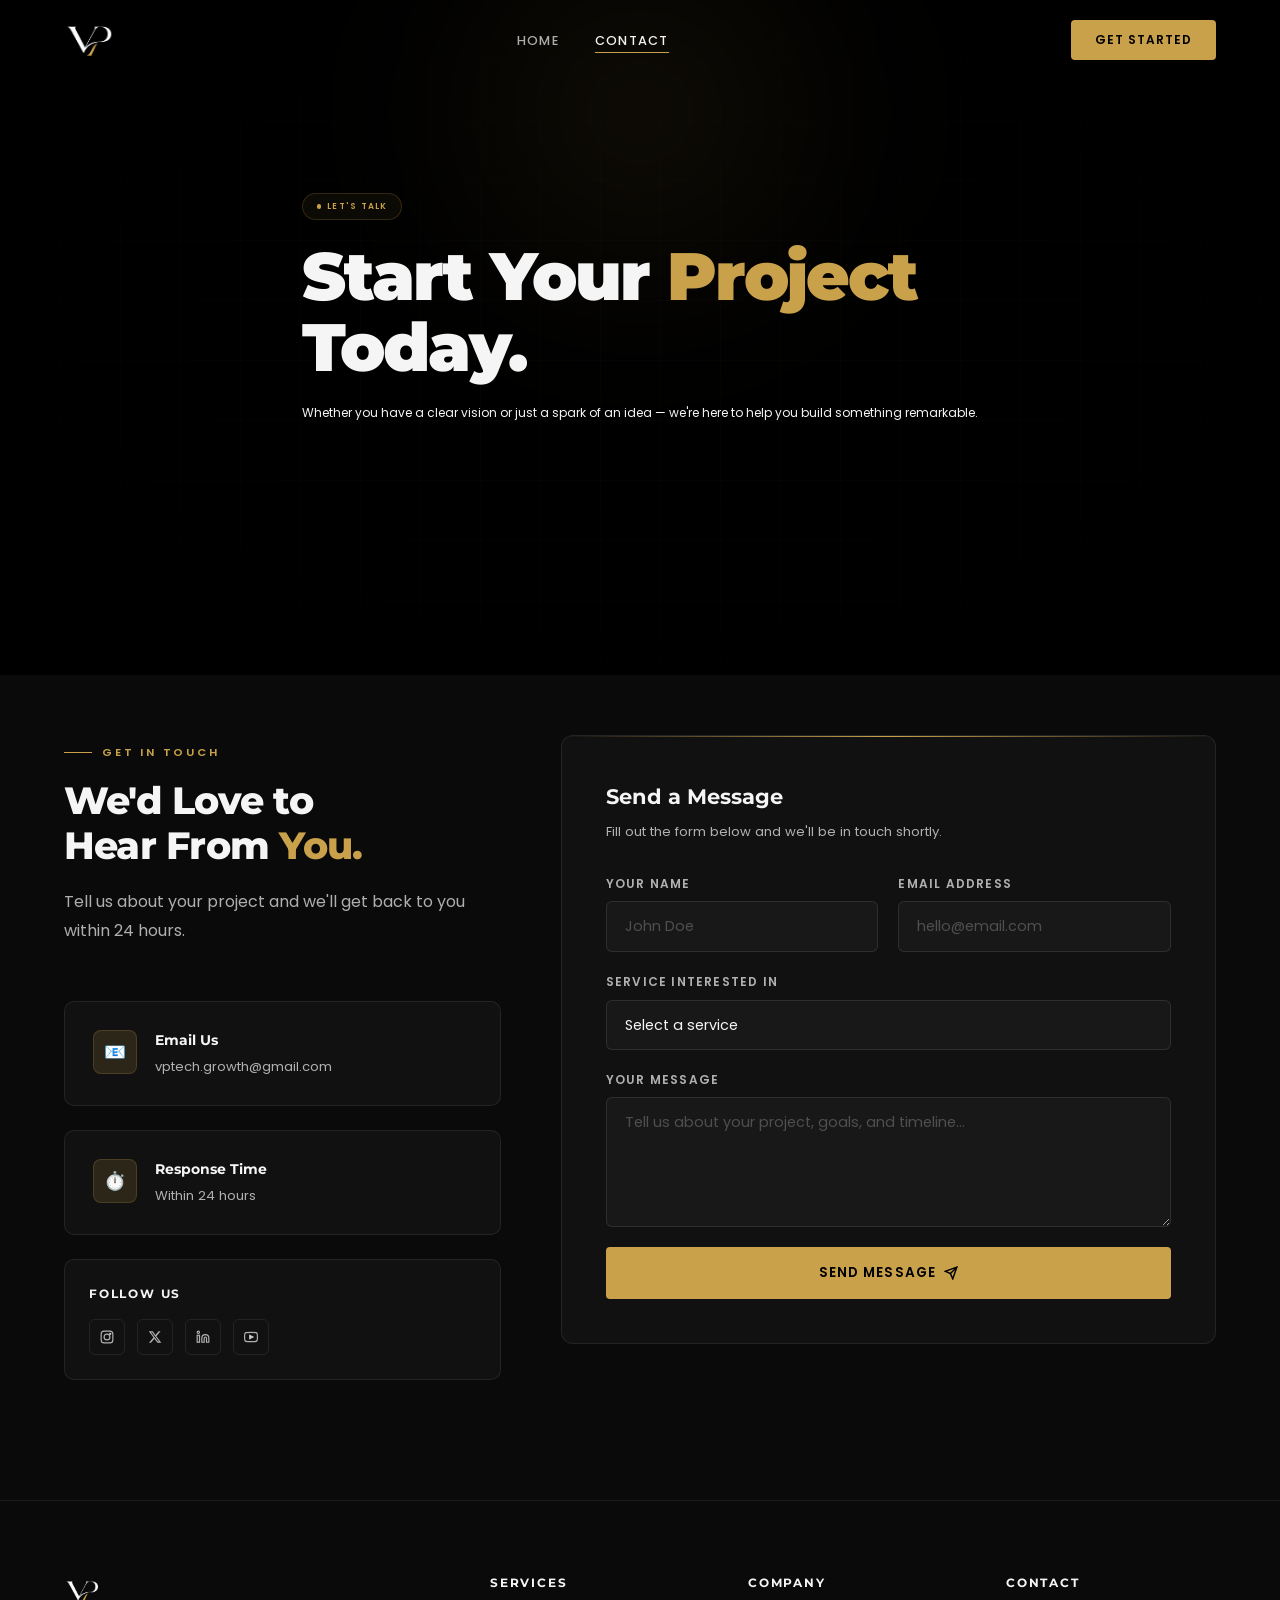
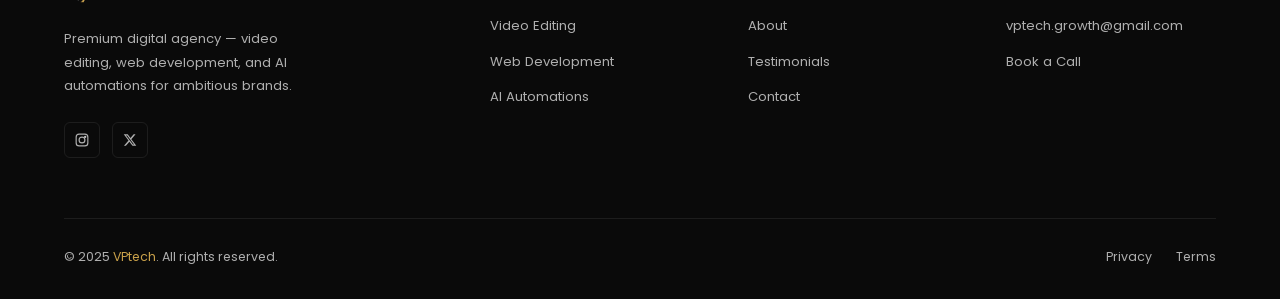
<file: Contact/index.html>
<!DOCTYPE html>
<html lang="en">
<head>
  <meta charset="UTF-8" />
  <meta name="viewport" content="width=device-width, initial-scale=1.0" />
  <title>Contact — VPtech</title>
  <meta name="description" content="Get in touch with VPtech — start a project, ask a question, or book a call." />
  <link rel="icon" type="image/png" href="../assets/images/logo0.png" />
  <link rel="stylesheet" href="../assets/css/style.css" />
  <link rel="preconnect" href="https://fonts.googleapis.com" />
</head>
<body>

<canvas id="particles-canvas"></canvas>

<!-- NAVBAR -->
<nav class="navbar">
  <div class="container nav-inner">
    <a href="../" class="nav-logo"><img src="../assets/images/logo.png" alt="VPtech" /></a>
    <ul class="nav-links">
      <li><a href="../" class="nav-link">Home</a></li>
      <li><a href="../Contact/" class="nav-link active">Contact</a></li>
    </ul>
    <a href="../Contact/" class="btn btn-primary nav-cta">Get Started</a>
    <button class="hamburger"><span></span><span></span><span></span></button>
  </div>
</nav>
<div class="mobile-nav">
  <a href="../" class="mobile-nav-link">Home</a>
</div>

<!-- PAGE HERO -->
<section class="hero" style="background-color:var(--black);">
  <div class="bg-glow bg-glow-gold" style="width:700px;height:500px;top:-100px;left:50%;transform:translateX(-50%);"></div>
  <div class="hero-grid" style="position:absolute;inset:0;"></div>
  <div class="container" style="position:relative;z-index:1;">
    <div class="hero-badge" style="margin:0 auto 28px;opacity:1;animation:none;">
      <span class="hero-badge-dot"></span>
      Let's Talk
    </div>
    <h1 class="hero-title">
      Start Your <span style="color:var(--gold)">Project</span><br>Today.
    </h1>
    <p class="hero-sub">Whether you have a clear vision or just a spark of an idea — we're here to help you build something remarkable.</p>
  </div>
</section>

<!-- CONTACT MAIN -->
<section class="section" style="background:var(--dark);padding-top:60px;">
  <div class="container">
    <div class="contact-grid">
      <!-- Info Cards -->
      <div class="contact-info reveal">
        <div style="margin-bottom:32px;">
          <div class="section-label">Get in Touch</div>
          <h2 class="section-title" style="font-size:clamp(1.6rem,3vw,2.4rem);">We'd Love to<br>Hear From <span>You.</span></h2>
          <p class="section-subtitle">Tell us about your project and we'll get back to you within 24 hours.</p>
        </div>

        <div class="contact-card">
          <div class="contact-card-icon">📧</div>
          <div>
            <div class="contact-card-title">Email Us</div>
            <div class="contact-card-val">vptech.growth@gmail.com</div>
          </div>
        </div>

        <div class="contact-card">
          <div class="contact-card-icon">⏱️</div>
          <div>
            <div class="contact-card-title">Response Time</div>
            <div class="contact-card-val">Within 24 hours</div>
          </div>
        </div>

        <!-- Social links -->
        <div style="padding:24px;border:var(--border-white);border-radius:10px;background:var(--dark-2);">
          <div class="footer-col-title" style="margin-bottom:16px;">Follow Us</div>
          <div class="footer-socials">
            <a href="https://www.instagram.com/vptech.growth/" class="social-link" aria-label="Instagram">
              <svg width="14" height="14" viewBox="0 0 24 24" fill="none" stroke="currentColor" stroke-width="2"><rect x="2" y="2" width="20" height="20" rx="5"/><circle cx="12" cy="12" r="5"/><circle cx="17.5" cy="6.5" r="1" fill="currentColor"/></svg>
            </a>
            <a href="https://x.com/VPTech_growth" class="social-link" aria-label="Twitter/X">
              <svg width="14" height="14" viewBox="0 0 24 24" fill="currentColor"><path d="M18.244 2.25h3.308l-7.227 8.26 8.502 11.24H16.17l-5.214-6.817L4.99 21.75H1.68l7.73-8.835L1.254 2.25H8.08l4.713 6.231zm-1.161 17.52h1.833L7.084 4.126H5.117z"/></svg>
            </a>
            <a href="https://www.linkedin.com/in/vp-tech-150535409/" class="social-link" aria-label="LinkedIn">
              <svg width="14" height="14" viewBox="0 0 24 24" fill="none" stroke="currentColor" stroke-width="2"><path d="M16 8a6 6 0 0 1 6 6v7h-4v-7a2 2 0 0 0-2-2 2 2 0 0 0-2 2v7h-4v-7a6 6 0 0 1 6-6z"/><rect x="2" y="9" width="4" height="12"/><circle cx="4" cy="4" r="2"/></svg>
            </a>
            <a href="#" class="social-link" aria-label="YouTube">
              <svg width="14" height="14" viewBox="0 0 24 24" fill="none" stroke="currentColor" stroke-width="2"><path d="M22.54 6.42a2.78 2.78 0 0 0-1.95-1.96C18.88 4 12 4 12 4s-6.88 0-8.59.46A2.78 2.78 0 0 0 1.46 6.42 29 29 0 0 0 1 12a29 29 0 0 0 .46 5.58 2.78 2.78 0 0 0 1.95 1.96C5.12 20 12 20 12 20s6.88 0 8.59-.46a2.78 2.78 0 0 0 1.95-1.96A29 29 0 0 0 23 12a29 29 0 0 0-.46-5.58z"/><polygon points="9.75,15.02 15.5,12 9.75,8.98" fill="currentColor"/></svg>
            </a>
          </div>
        </div>
      </div>

      <!-- Contact Form -->
      <div class="reveal reveal-delay-2">
        <div class="contact-form-wrap">
          <h3 style="font-family:var(--font-heading);font-size:1.3rem;font-weight:700;color:var(--white);margin-bottom:8px;">Send a Message</h3>
          <p style="font-size:0.82rem;color:var(--white-dim);margin-bottom:32px;">Fill out the form below and we'll be in touch shortly.</p>

          <form class="contact-form" novalidate>
            <div class="form-row">
              <div class="form-group">
                <label class="form-label" for="name">Your Name</label>
                <input class="form-input" type="text" id="name" name="name" placeholder="John Doe" required />
              </div>
              <div class="form-group">
                <label class="form-label" for="email">Email Address</label>
                <input class="form-input" type="email" id="email" name="email" placeholder="hello@email.com" required />
              </div>
            </div>

            <div class="form-group">
              <label class="form-label" for="service">Service Interested In</label>
              <select class="form-select" id="service" name="service">
                <option value="" disabled selected>Select a service</option>
                <option value="video">Video Editing</option>
                <option value="web">Web Development</option>
                <option value="ai">AI Automations</option>
                <option value="all">Multiple Services</option>
                <option value="other">Other / Not Sure</option>
              </select>
            </div>

            <div class="form-group">
              <label class="form-label" for="message">Your Message</label>
              <textarea class="form-textarea" id="message" name="message" placeholder="Tell us about your project, goals, and timeline..." required></textarea>
            </div>

            <button type="submit" class="btn btn-primary" style="width:100%;justify-content:center;padding:16px;">
              Send Message
              <svg width="14" height="14" viewBox="0 0 24 24" fill="none" stroke="currentColor" stroke-width="2.5"><path d="M22 2L11 13"/><path d="M22 2L15 22 11 13 2 9l20-7z"/></svg>
            </button>
          </form>
        </div>
      </div>
    </div>
  </div>
</section>


<!-- FOOTER -->
<footer class="footer">
  <div class="container">
    <div class="footer-grid">
      <div>
        <div class="footer-logo"><img src="../assets/images/logo.png" alt="VPtech" /></div>
        <p class="footer-desc">Premium digital agency — video editing, web development, and AI automations for ambitious brands.</p>
        <div class="footer-socials">
          <a href="https://www.instagram.com/vptech.growth/" class="social-link"><svg width="14" height="14" viewBox="0 0 24 24" fill="none" stroke="currentColor" stroke-width="2"><rect x="2" y="2" width="20" height="20" rx="5"/><circle cx="12" cy="12" r="5"/><circle cx="17.5" cy="6.5" r="1" fill="currentColor"/></svg></a>
          <a href="https://x.com/VPTech_growth" class="social-link"><svg width="14" height="14" viewBox="0 0 24 24" fill="currentColor"><path d="M18.244 2.25h3.308l-7.227 8.26 8.502 11.24H16.17l-5.214-6.817L4.99 21.75H1.68l7.73-8.835L1.254 2.25H8.08l4.713 6.231zm-1.161 17.52h1.833L7.084 4.126H5.117z"/></svg></a>
        </div>
      </div>
      <div>
        <h4 class="footer-col-title">Services</h4>
        <ul class="footer-links">
          <li><a href="../Editing/" class="footer-link">Video Editing</a></li>
          <li><a href="../Development/" class="footer-link">Web Development</a></li>
          <li><a href="../Automations/" class="footer-link">AI Automations</a></li>
        </ul>
      </div>
      <div>
        <h4 class="footer-col-title">Company</h4>
        <ul class="footer-links">
          <li><a href="../#about" class="footer-link">About</a></li>
          <li><a href="../#testimonials" class="footer-link">Testimonials</a></li>
          <li><a href="../Contact/" class="footer-link">Contact</a></li>
        </ul>
      </div>
      <div>
        <h4 class="footer-col-title">Contact</h4>
        <ul class="footer-links">
          <li><a href="mailto:vptech.growth@gmail.com" class="footer-link">vptech.growth@gmail.com</a></li>
          <li><a href="#" class="footer-link">Book a Call</a></li>
        </ul>
      </div>
    </div>
    <div class="footer-bottom">
      <p class="footer-copy">© 2025 <span>VPtech</span>. All rights reserved.</p>
      <div class="footer-legal"><a href="#">Privacy</a><a href="#">Terms</a></div>
    </div>
  </div>
</footer>

<script src="../assets/js/script.js"></script>
</body>
</html>
</file>
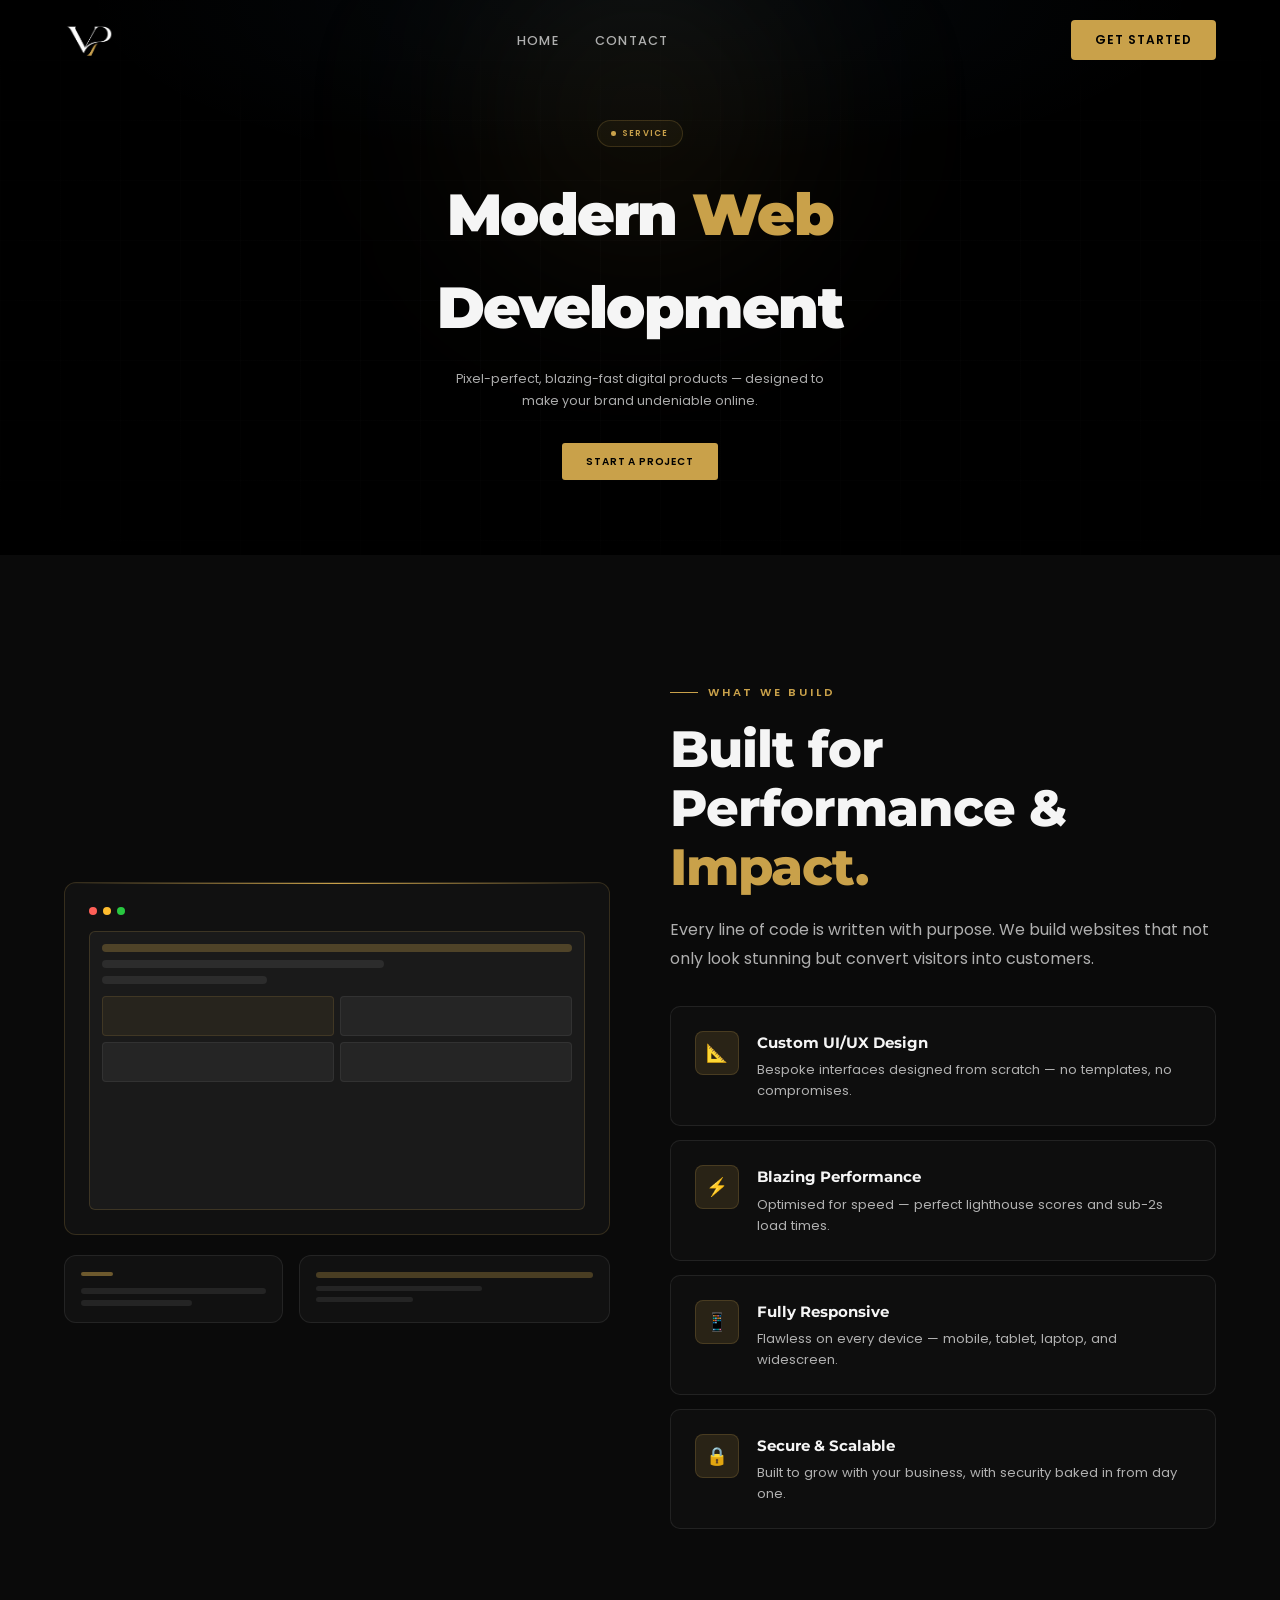
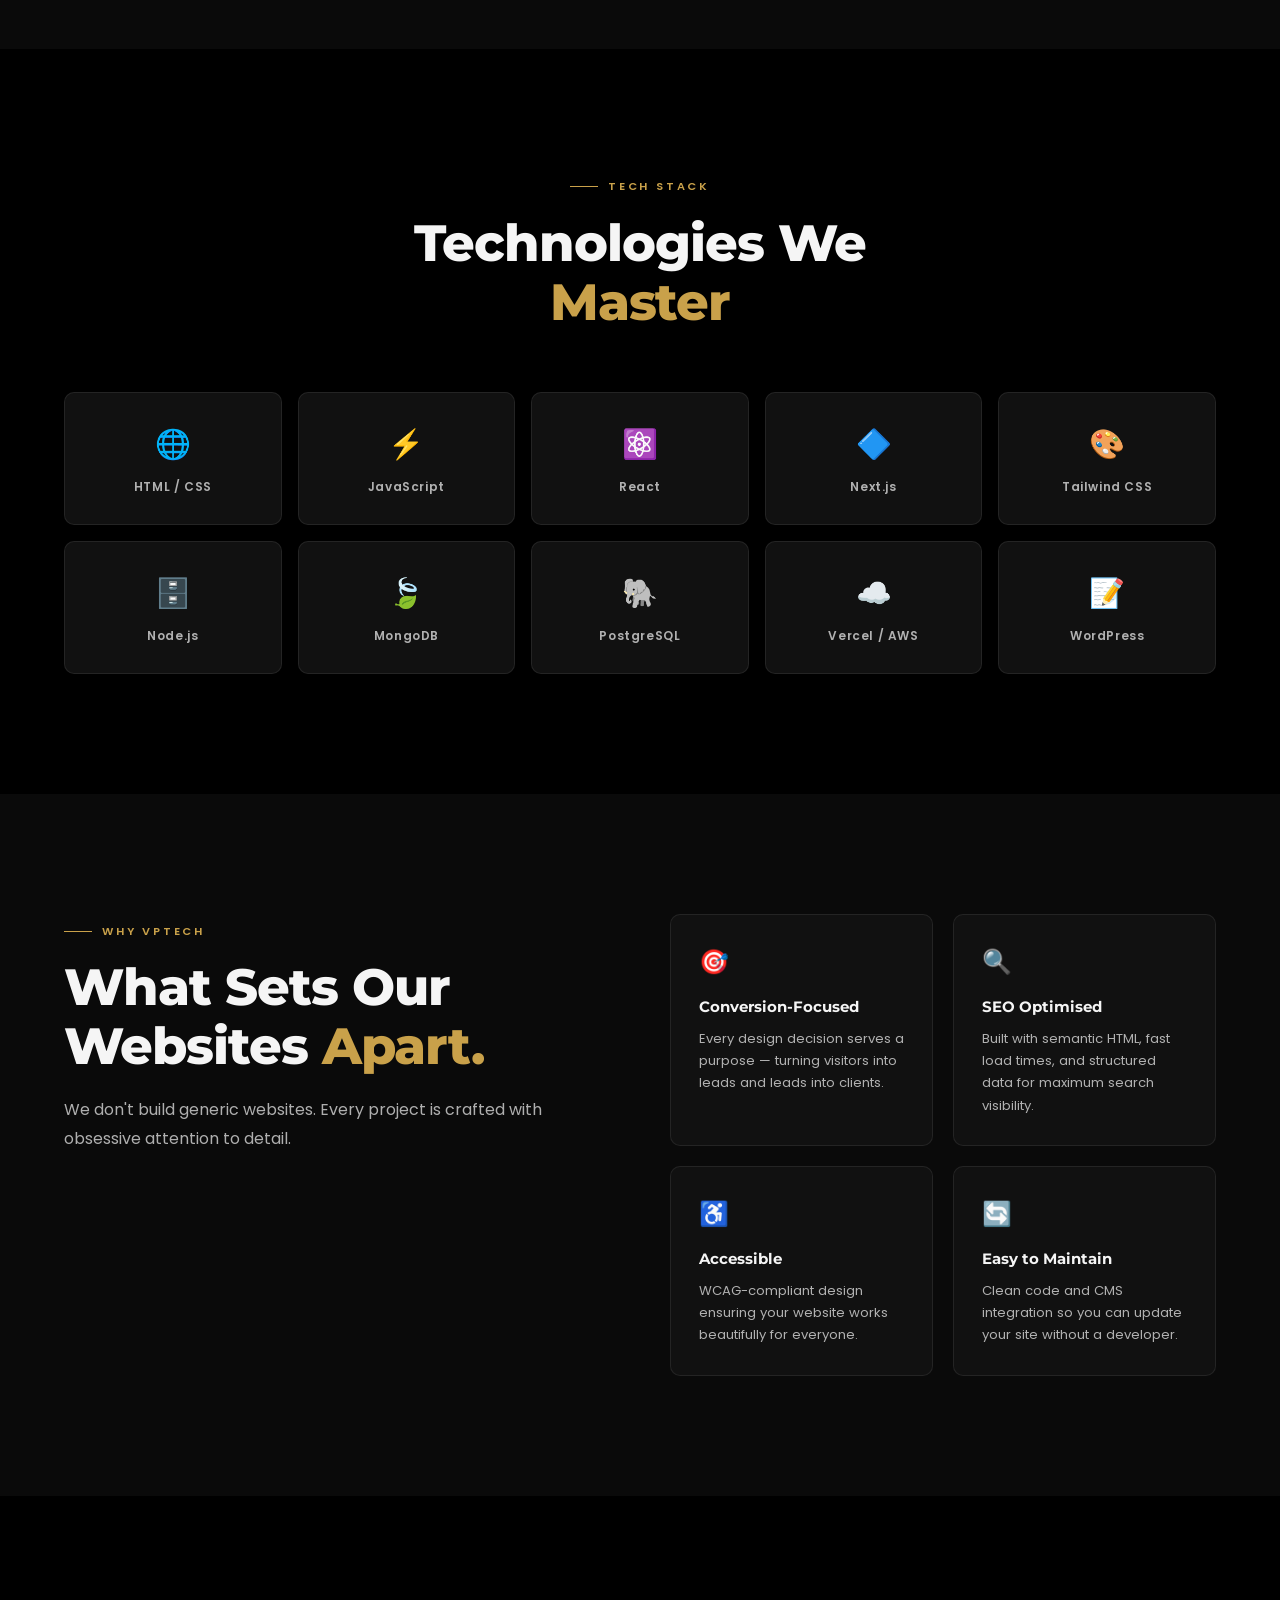
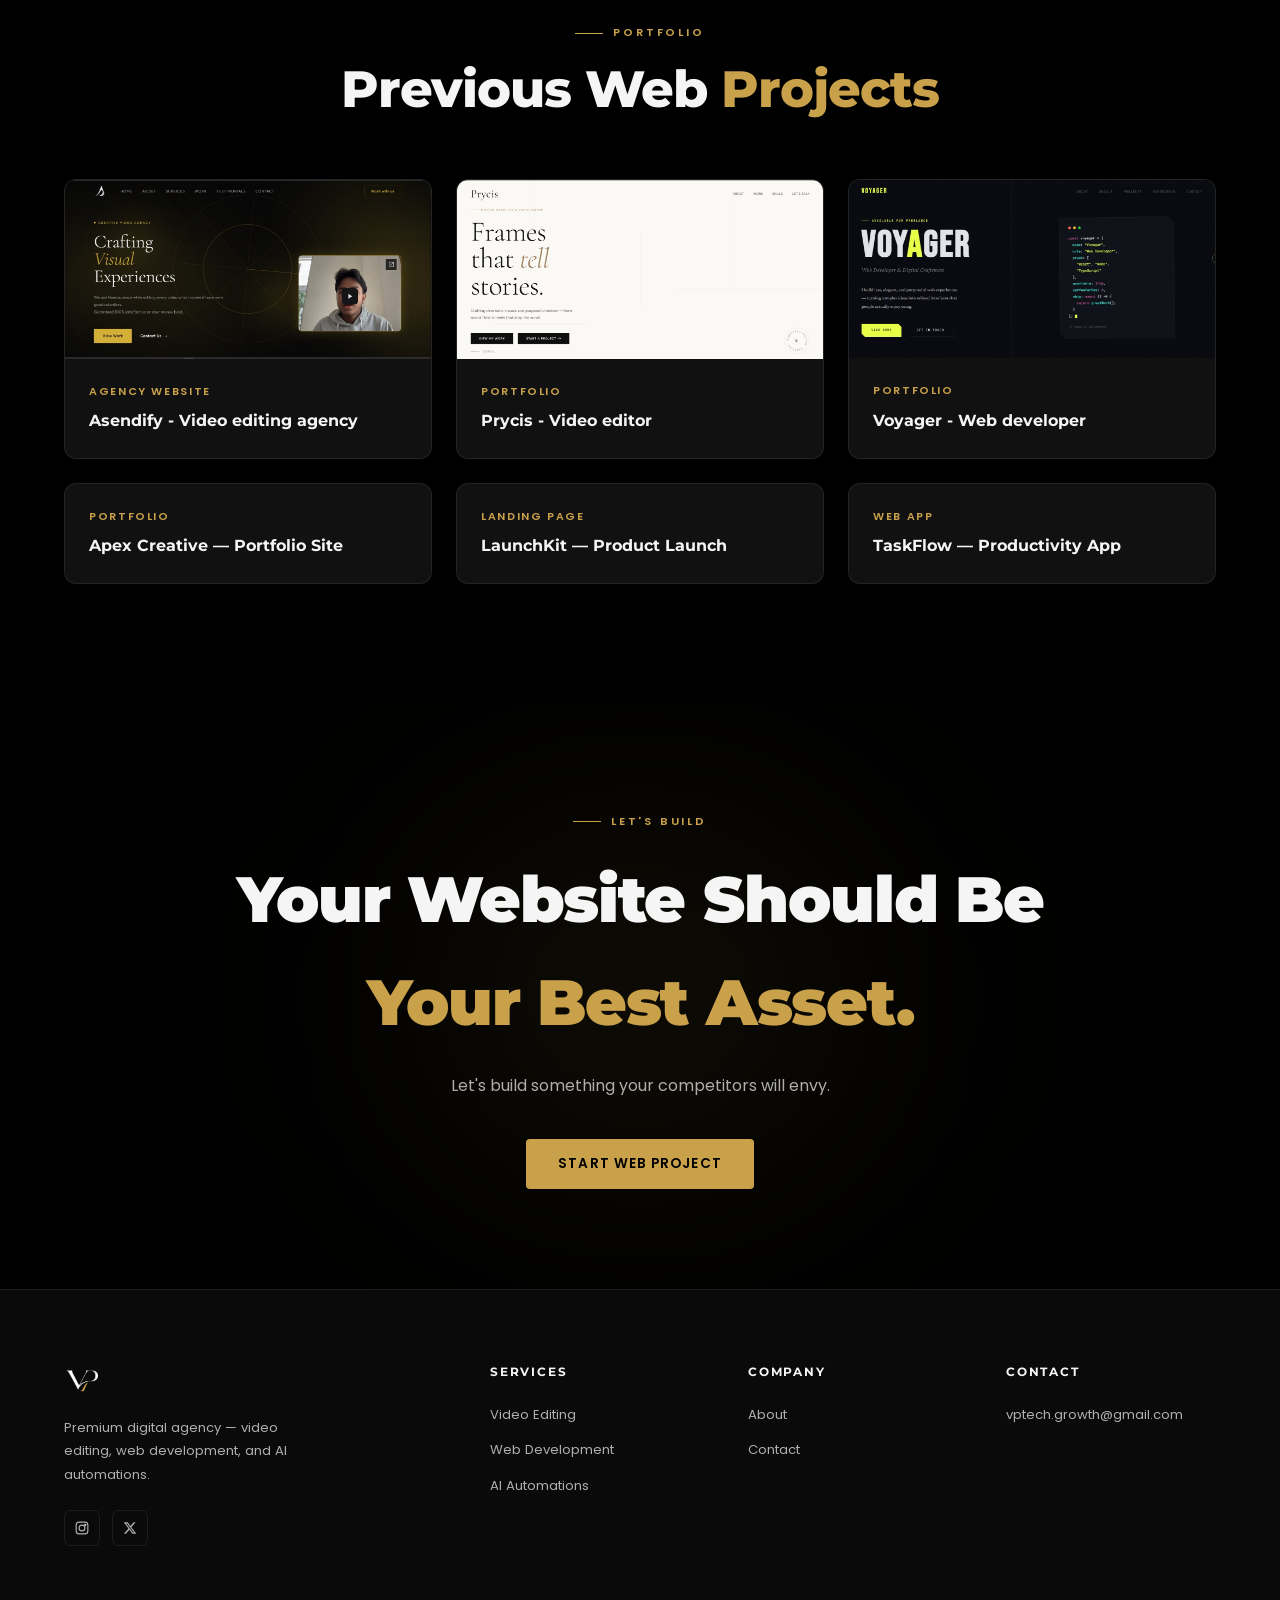
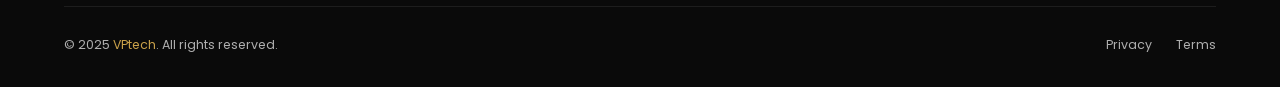
<file: Development/index.html>
<!DOCTYPE html>
<html lang="en">
<head>
  <meta charset="UTF-8" />
  <meta name="viewport" content="width=device-width, initial-scale=1.0" />
  <title>Web Development — VPtech</title>
  <meta name="description" content="Modern, responsive web development by VPtech — UI/UX, performance, and beautiful digital products." />
  <link rel="icon" type="image/png" href="../assets/images/logo0.png" />
  <link rel="stylesheet" href="../assets/css/style.css" />
  <link rel="preconnect" href="https://fonts.googleapis.com" />
  <style>
    .dev-gradient { background: radial-gradient(ellipse 80% 60% at 50% 0%, rgba(100,180,255,0.05) 0%, transparent 55%); }
    .project-thumb-dev-1 { background: linear-gradient(135deg, #060b14, #0d1e38, #060b14); }
    .project-thumb-dev-2 { background: linear-gradient(135deg, #0a0612, #1a0d2e, #0a0612); }
    .project-thumb-dev-3 { background: linear-gradient(135deg, #06100e, #0d2620, #06100e); }
    .project-thumb-dev-4 { background: linear-gradient(135deg, #120808, #2c1010, #120808); }
    .project-thumb-dev-5 { background: linear-gradient(135deg, #0c0c06, #201e08, #0c0c06); }
    .project-thumb-dev-6 { background: linear-gradient(135deg, #060612, #0d0d2c, #060612); }
    .mockup-card {
      padding: 24px;
      border: var(--border-white);
      border-radius: 12px;
      background: var(--dark-2);
      position: relative;
      overflow: hidden;
    }
    .mockup-bar {
      display: flex;
      gap: 6px;
      margin-bottom: 16px;
    }
    .mockup-dot {
      width: 8px; height: 8px;
      border-radius: 50%;
    }
    .mockup-screen {
      border-radius: 6px;
      aspect-ratio: 16/9;
      display: flex;
      flex-direction: column;
      gap: 8px;
      padding: 12px;
    }
    .mockup-line {
      height: 8px;
      border-radius: 4px;
      background: rgba(245,245,245,0.08);
    }
    .mockup-line.gold { background: rgba(201,161,74,0.3); }
    .mockup-line.short { width: 60%; }
    .mockup-line.shorter { width: 35%; }
    .mockup-boxes { display: grid; grid-template-columns: 1fr 1fr; gap: 6px; margin-top: 4px; }
    .mockup-box {
      height: 40px;
      border-radius: 4px;
      background: rgba(245,245,245,0.05);
      border: 1px solid rgba(245,245,245,0.06);
    }
  </style>
</head>
<body>

<canvas id="particles-canvas"></canvas>

<!-- NAVBAR -->
<nav class="navbar">
  <div class="container nav-inner">
    <a href="../" class="nav-logo"><img src="../assets/images/logo.png" alt="VPtech" /></a>
    <ul class="nav-links">
      <li><a href="../" class="nav-link">Home</a></li>
      <li><a href="../Contact/" class="nav-link">Contact</a></li>
    </ul>
    <a href="../Contact/" class="btn btn-primary nav-cta">Get Started</a>
    <button class="hamburger"><span></span><span></span><span></span></button>
  </div>
</nav>
<div class="mobile-nav">
  <a href="../" class="mobile-nav-link">Home</a>
  <a href="../Contact/" class="mobile-nav-link">Contact</a>
</div>

<!-- PAGE HERO -->
<section class="page-hero dev-gradient" style="background-color:var(--black);">
  <div class="bg-glow bg-glow-gold" style="width:700px;height:500px;top:-100px;left:50%;transform:translateX(-50%);"></div>
  <div class="hero-grid" style="position:absolute;inset:0;"></div>
  <div class="container" style="position:relative;z-index:1;">
    <div class="hero-badge" style="margin:0 auto 28px;opacity:1;animation:none;">
      <span class="hero-badge-dot"></span>
      Service
    </div>
    <h1 class="page-hero-title">
      Modern <span style="color:var(--gold)">Web</span><br>Development
    </h1>
    <p class="page-hero-sub">Pixel-perfect, blazing-fast digital products — designed to make your brand undeniable online.</p>
    <a href="../Contact/" class="btn btn-primary">Start a Project</a>
  </div>
</section>

<!-- OVERVIEW + MOCKUP -->
<section class="section" style="background:var(--dark);">
  <div class="container">
    <div class="section-grid" style="display:grid;grid-template-columns:1fr 1fr;gap:60px;align-items:center;">
      <!-- Mockup Visual -->
      <div class="reveal">
        <div class="mockup-card" style="border-color:rgba(201,161,74,0.2);">
          <div class="mockup-bar">
            <div class="mockup-dot" style="background:#ff5f57;"></div>
            <div class="mockup-dot" style="background:#febc2e;"></div>
            <div class="mockup-dot" style="background:#28c840;"></div>
          </div>
          <div class="mockup-screen" style="background:var(--dark-3);border:var(--border-gold);">
            <div class="mockup-line gold"></div>
            <div class="mockup-line short"></div>
            <div class="mockup-line shorter"></div>
            <div class="mockup-boxes">
              <div class="mockup-box" style="background:rgba(201,161,74,0.08);border-color:rgba(201,161,74,0.15);"></div>
              <div class="mockup-box"></div>
              <div class="mockup-box"></div>
              <div class="mockup-box"></div>
            </div>
          </div>
          <!-- Gradient border effect -->
          <div style="position:absolute;top:0;left:0;right:0;height:1px;background:linear-gradient(90deg,transparent,var(--gold),transparent);"></div>
        </div>
        <!-- Second mockup (mobile) -->
        <div class="stack-row" style="display:flex;gap:16px;margin-top:20px;flex-wrap:wrap;">
          <div class="mockup-card" style="flex:1;padding:16px;">
            <div style="width:32px;height:4px;border-radius:2px;background:var(--gold);opacity:0.5;margin-bottom:12px;"></div>
            <div class="mockup-line" style="margin-bottom:6px;height:6px;"></div>
            <div class="mockup-line short" style="height:6px;"></div>
          </div>
          <div class="mockup-card" style="flex:1.5;padding:16px;">
            <div class="mockup-line gold" style="margin-bottom:8px;height:6px;"></div>
            <div class="mockup-line short" style="margin-bottom:6px;height:5px;"></div>
            <div class="mockup-line shorter" style="height:5px;"></div>
          </div>
        </div>
      </div>

      <!-- Content -->
      <div class="reveal reveal-delay-2">
        <div class="section-label">What We Build</div>
        <h2 class="section-title">Built for<br>Performance & <span>Impact.</span></h2>
        <p class="section-subtitle" style="margin-bottom:32px;">Every line of code is written with purpose. We build websites that not only look stunning but convert visitors into customers.</p>
        <div style="display:flex;flex-direction:column;gap:14px;">
          <div class="about-feature">
            <div class="about-icon">📐</div>
            <div class="about-feature-text">
              <h4>Custom UI/UX Design</h4>
              <p>Bespoke interfaces designed from scratch — no templates, no compromises.</p>
            </div>
          </div>
          <div class="about-feature">
            <div class="about-icon">⚡</div>
            <div class="about-feature-text">
              <h4>Blazing Performance</h4>
              <p>Optimised for speed — perfect lighthouse scores and sub-2s load times.</p>
            </div>
          </div>
          <div class="about-feature">
            <div class="about-icon">📱</div>
            <div class="about-feature-text">
              <h4>Fully Responsive</h4>
              <p>Flawless on every device — mobile, tablet, laptop, and widescreen.</p>
            </div>
          </div>
          <div class="about-feature">
            <div class="about-icon">🔒</div>
            <div class="about-feature-text">
              <h4>Secure & Scalable</h4>
              <p>Built to grow with your business, with security baked in from day one.</p>
            </div>
          </div>
        </div>
      </div>
    </div>
  </div>
</section>

<!-- TECH STACK -->
<section class="section" style="background:var(--black);">
  <div class="container">
    <div class="reveal" style="text-align:center;max-width:600px;margin:0 auto 60px;">
      <div class="section-label">Tech Stack</div>
      <h2 class="section-title">Technologies We <span>Master</span></h2>
    </div>
    <div class="tech-grid reveal">
      <div class="tech-item"><div class="tech-icon">🌐</div><div class="tech-name">HTML / CSS</div></div>
      <div class="tech-item"><div class="tech-icon">⚡</div><div class="tech-name">JavaScript</div></div>
      <div class="tech-item"><div class="tech-icon">⚛️</div><div class="tech-name">React</div></div>
      <div class="tech-item"><div class="tech-icon">🔷</div><div class="tech-name">Next.js</div></div>
      <div class="tech-item"><div class="tech-icon">🎨</div><div class="tech-name">Tailwind CSS</div></div>
      <div class="tech-item"><div class="tech-icon">🗄️</div><div class="tech-name">Node.js</div></div>
      <div class="tech-item"><div class="tech-icon">🍃</div><div class="tech-name">MongoDB</div></div>
      <div class="tech-item"><div class="tech-icon">🐘</div><div class="tech-name">PostgreSQL</div></div>
      <div class="tech-item"><div class="tech-icon">☁️</div><div class="tech-name">Vercel / AWS</div></div>
      <div class="tech-item"><div class="tech-icon">📝</div><div class="tech-name">WordPress</div></div>
    </div>
  </div>
</section>

<!-- FEATURES -->
<section class="section" style="background:var(--dark);">
  <div class="container">
    <div class="section-grid" style="display:grid;grid-template-columns:1fr 1fr;gap:60px;align-items:start;">
      <div class="reveal">
        <div class="section-label">Why VPtech</div>
        <h2 class="section-title">What Sets Our<br>Websites <span>Apart.</span></h2>
        <p class="section-subtitle">We don't build generic websites. Every project is crafted with obsessive attention to detail.</p>
      </div>
      <div class="features-grid reveal reveal-delay-2">
        <div class="feature-item">
          <div class="feature-icon">🎯</div>
          <div class="feature-title">Conversion-Focused</div>
          <div class="feature-text">Every design decision serves a purpose — turning visitors into leads and leads into clients.</div>
        </div>
        <div class="feature-item">
          <div class="feature-icon">🔍</div>
          <div class="feature-title">SEO Optimised</div>
          <div class="feature-text">Built with semantic HTML, fast load times, and structured data for maximum search visibility.</div>
        </div>
        <div class="feature-item">
          <div class="feature-icon">♿</div>
          <div class="feature-title">Accessible</div>
          <div class="feature-text">WCAG-compliant design ensuring your website works beautifully for everyone.</div>
        </div>
        <div class="feature-item">
          <div class="feature-icon">🔄</div>
          <div class="feature-title">Easy to Maintain</div>
          <div class="feature-text">Clean code and CMS integration so you can update your site without a developer.</div>
        </div>
      </div>
    </div>
  </div>
</section>

<!-- WEB PROJECTS -->
<section class="section" style="background:var(--black);">
  <div class="container">
    <div class="reveal" style="text-align:center;max-width:600px;margin:0 auto 60px;">
      <div class="section-label">Portfolio</div>
      <h2 class="section-title">Previous Web <span>Projects</span></h2>
    </div>
    <div class="projects-grid">
      <div class="project-card reveal reveal-delay-1">
        <div class="project-thumb project-thumb-dev-1">
          <img src="../assets/images/asendify.jpg" alt="View Project" class="project-thumb" />
        </div>
        <div class="project-info">
          <div class="project-cat">Agency website</div>
          <div class="project-name">Asendify - Video editing agency</div>
        </div>
      </div>
      <div class="project-card reveal reveal-delay-2">
        <div class="project-thumb project-thumb-dev-2">
          <img src="../assets/images/prycis.jpg" alt="View Project" class="project-thumb" />
        </div>
        <div class="project-info">
          <div class="project-cat">Portfolio</div>
          <div class="project-name">Prycis - Video editor</div>
        </div>
      </div>
      <div class="project-card reveal reveal-delay-3">
        <div class="project-thumb project-thumb-dev-3">
          <img src="../assets/images/voyager.jpg" alt="View Project" class="project-thumb" />
        </div>
        <div class="project-info">
          <div class="project-cat">Portfolio</div>
          <div class="project-name">Voyager - Web developer</div>
        </div>
      </div>
      <div class="project-card reveal reveal-delay-1">
        <div class="project-thumb project-thumb-dev-4">
          <div class="project-thumb-overlay"><div class="project-thumb-icon">↗</div></div>
        </div>
        <div class="project-info">
          <div class="project-cat">Portfolio</div>
          <div class="project-name">Apex Creative — Portfolio Site</div>
        </div>
      </div>
      <div class="project-card reveal reveal-delay-2">
        <div class="project-thumb project-thumb-dev-5">
          <div class="project-thumb-overlay"><div class="project-thumb-icon">↗</div></div>
        </div>
        <div class="project-info">
          <div class="project-cat">Landing Page</div>
          <div class="project-name">LaunchKit — Product Launch</div>
        </div>
      </div>
      <div class="project-card reveal reveal-delay-3">
        <div class="project-thumb project-thumb-dev-6">
          <div class="project-thumb-overlay"><div class="project-thumb-icon">↗</div></div>
        </div>
        <div class="project-info">
          <div class="project-cat">Web App</div>
          <div class="project-name">TaskFlow — Productivity App</div>
        </div>
      </div>
    </div>
  </div>
</section>

<!-- CTA -->
<section class="cta-banner">
  <div class="bg-glow bg-glow-gold" style="width:800px;height:400px;top:50%;left:50%;transform:translate(-50%,-50%);"></div>
  <div class="container">
    <div class="cta-banner-inner reveal">
      <div class="section-label" style="justify-content:center;">Let's Build</div>
      <h2 class="cta-banner-title">Your Website Should Be<br><span style="color:var(--gold)">Your Best Asset.</span></h2>
      <p class="cta-banner-sub">Let's build something your competitors will envy.</p>
      <div class="cta-banner-actions">
        <a href="../Contact/" class="btn btn-primary">Start Web Project</a>
      </div>
    </div>
  </div>
</section>

<!-- FOOTER -->
<footer class="footer">
  <div class="container">
    <div class="footer-grid">
      <div>
        <div class="footer-logo"><img src="../assets/images/logo.png" alt="VPtech" /></div>
        <p class="footer-desc">Premium digital agency — video editing, web development, and AI automations.</p>
        <div class="footer-socials">
          <a href="https://www.instagram.com/vptech.growth/" class="social-link"><svg width="14" height="14" viewBox="0 0 24 24" fill="none" stroke="currentColor" stroke-width="2"><rect x="2" y="2" width="20" height="20" rx="5"/><circle cx="12" cy="12" r="5"/><circle cx="17.5" cy="6.5" r="1" fill="currentColor"/></svg></a>
          <a href="https://x.com/VPTech_growth" class="social-link"><svg width="14" height="14" viewBox="0 0 24 24" fill="currentColor"><path d="M18.244 2.25h3.308l-7.227 8.26 8.502 11.24H16.17l-5.214-6.817L4.99 21.75H1.68l7.73-8.835L1.254 2.25H8.08l4.713 6.231zm-1.161 17.52h1.833L7.084 4.126H5.117z"/></svg></a>
        </div>
      </div>
      <div>
        <h4 class="footer-col-title">Services</h4>
        <ul class="footer-links">
          <li><a href="../Editing/" class="footer-link">Video Editing</a></li>
          <li><a href="../Development/" class="footer-link">Web Development</a></li>
          <li><a href="../Automations/" class="footer-link">AI Automations</a></li>
        </ul>
      </div>
      <div>
        <h4 class="footer-col-title">Company</h4>
        <ul class="footer-links">
          <li><a href="../#about" class="footer-link">About</a></li>
          <li><a href="../Contact/" class="footer-link">Contact</a></li>
        </ul>
      </div>
      <div>
        <h4 class="footer-col-title">Contact</h4>
        <ul class="footer-links">
          <li><a href="mailto:vptech.growth@gmail.com" class="footer-link">vptech.growth@gmail.com</a></li>
        </ul>
      </div>
    </div>
    <div class="footer-bottom">
      <p class="footer-copy">© 2025 <span>VPtech</span>. All rights reserved.</p>
      <div class="footer-legal"><a href="#">Privacy</a><a href="#">Terms</a></div>
    </div>
  </div>
</footer>

<script src="../assets/js/script.js"></script>
</body>
</html>
</file>
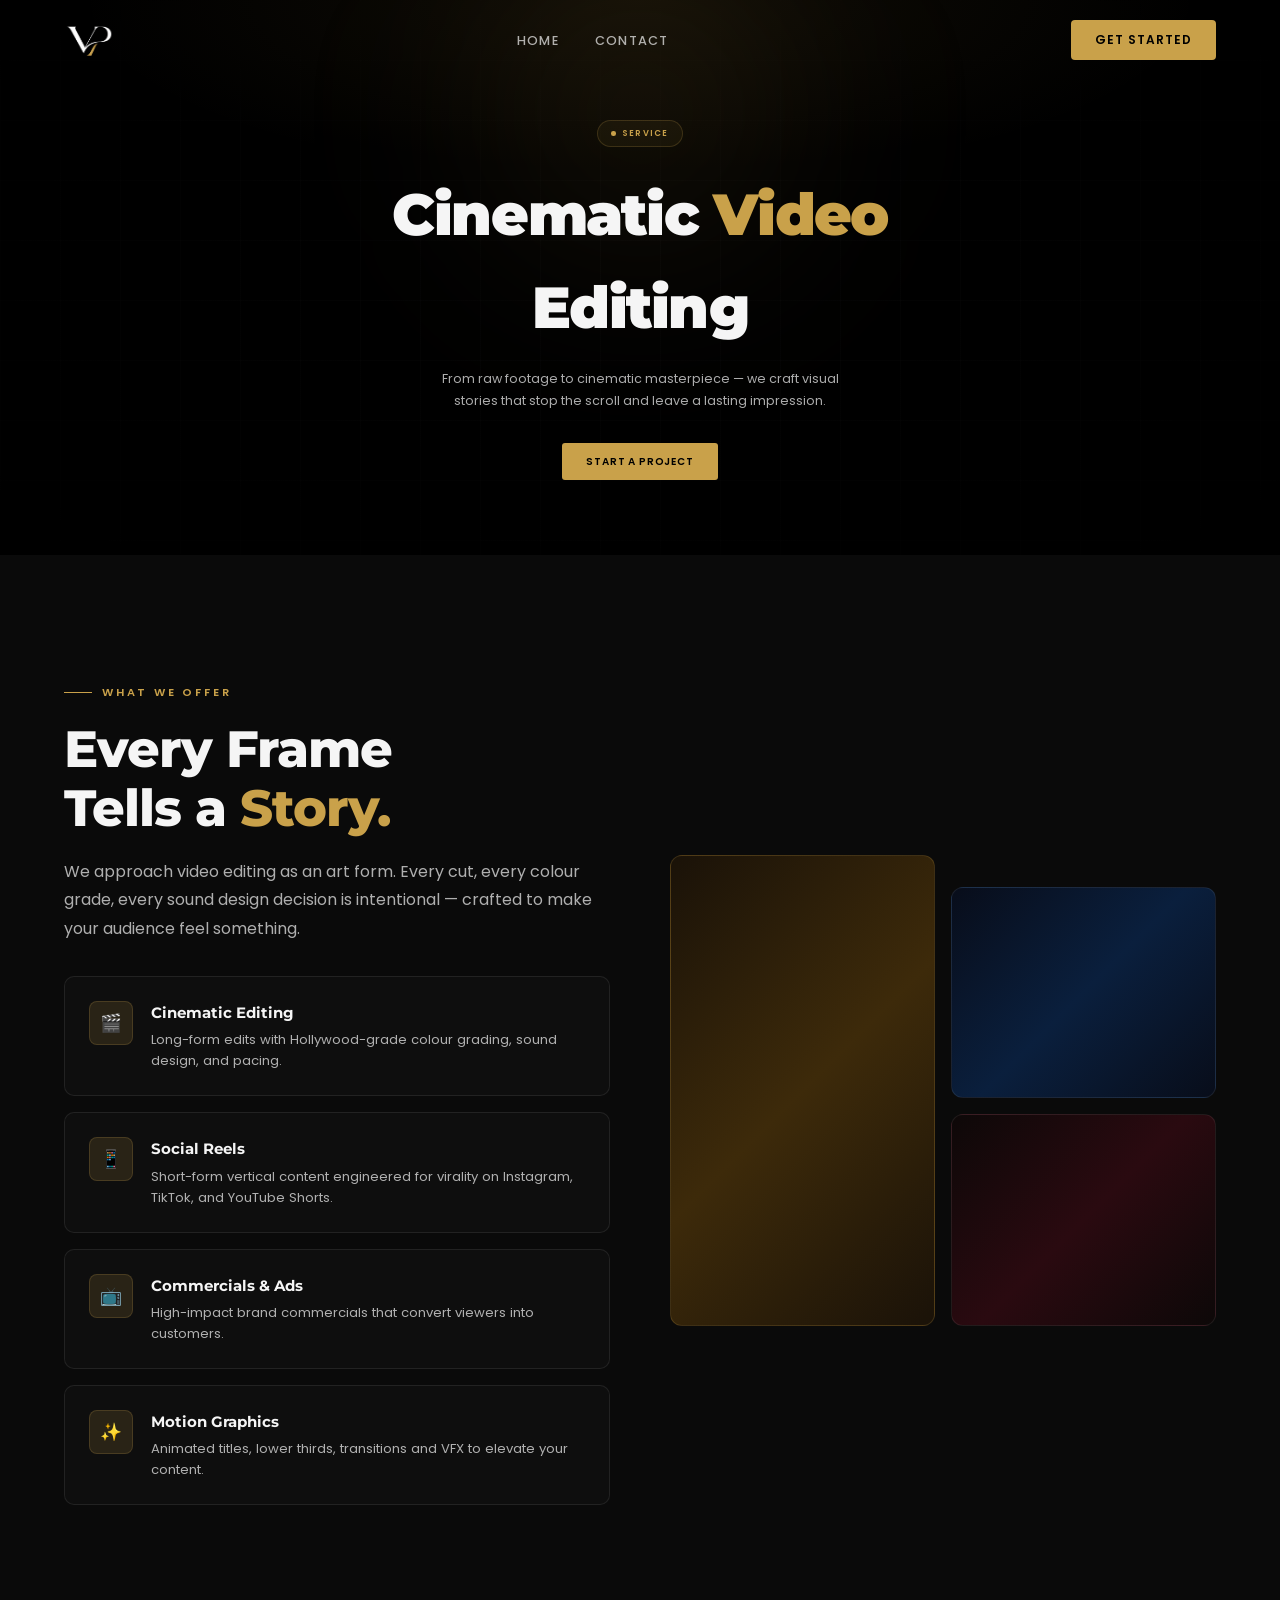
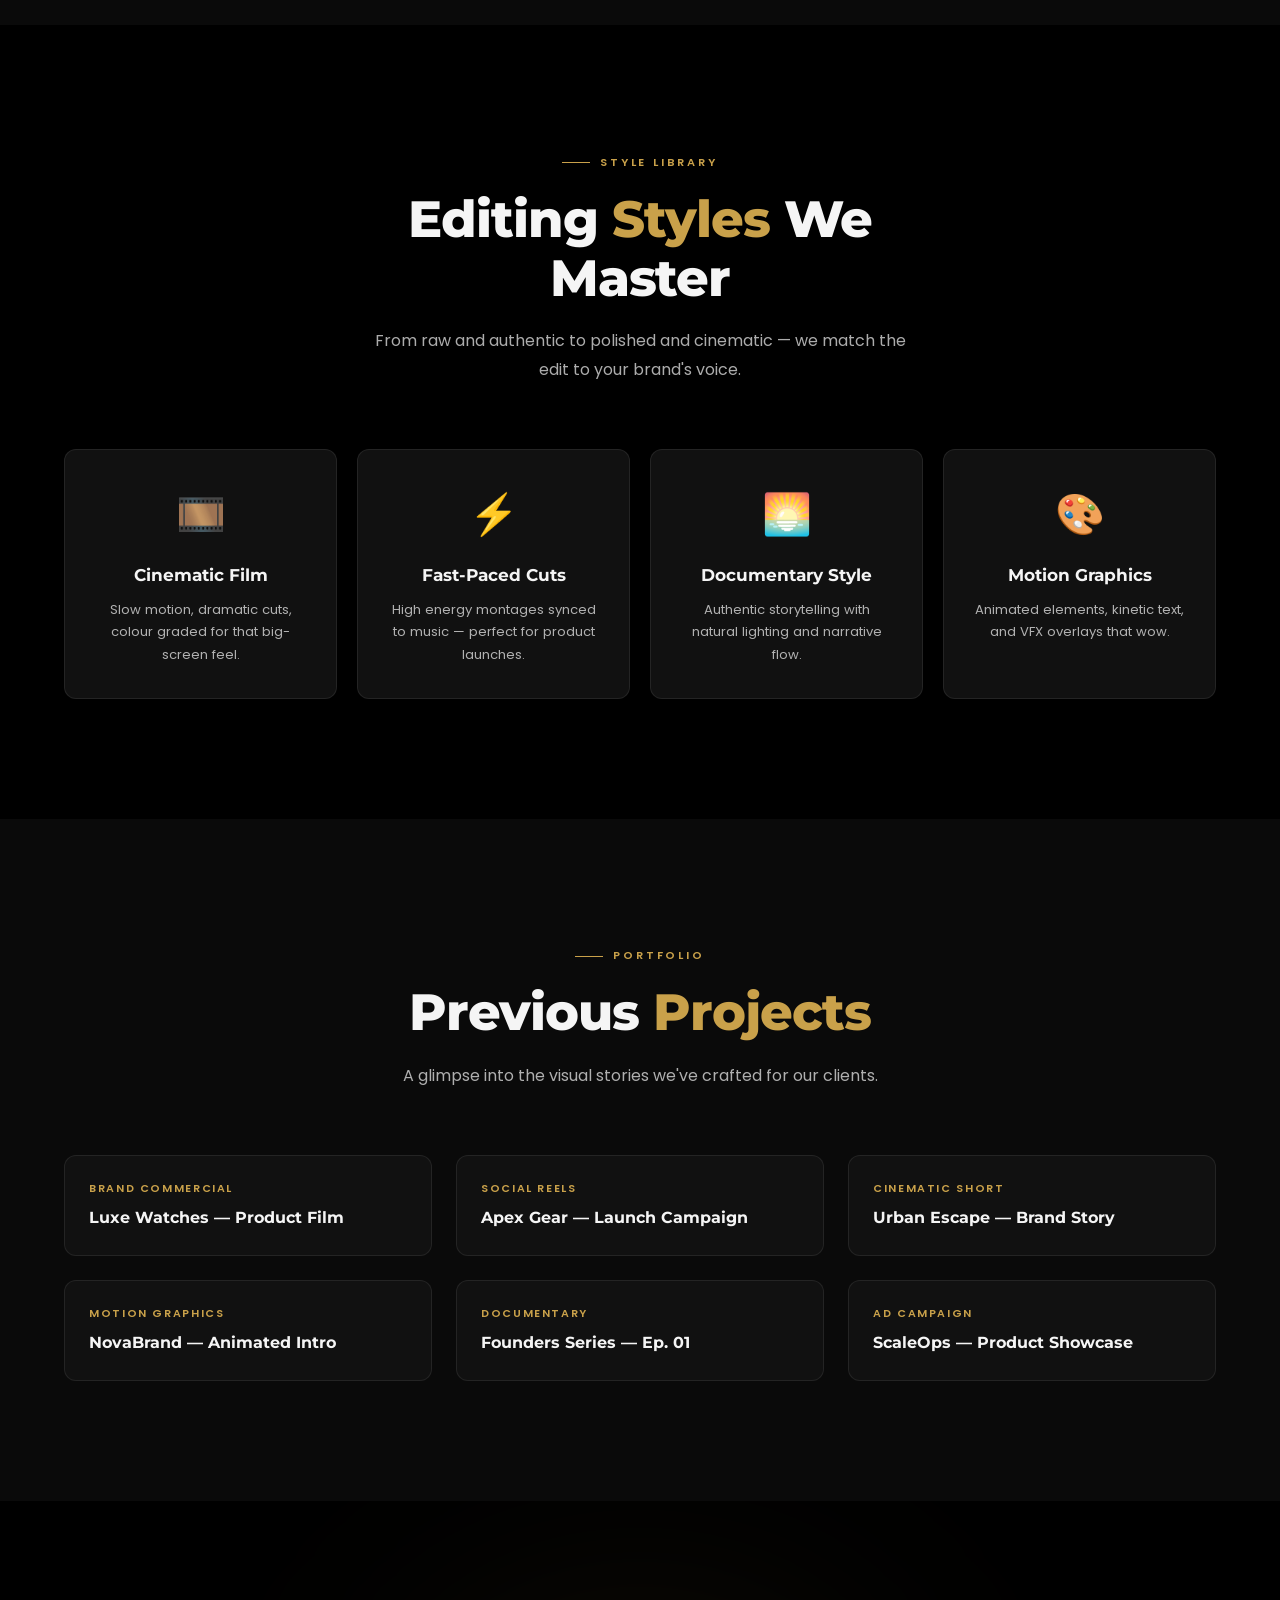
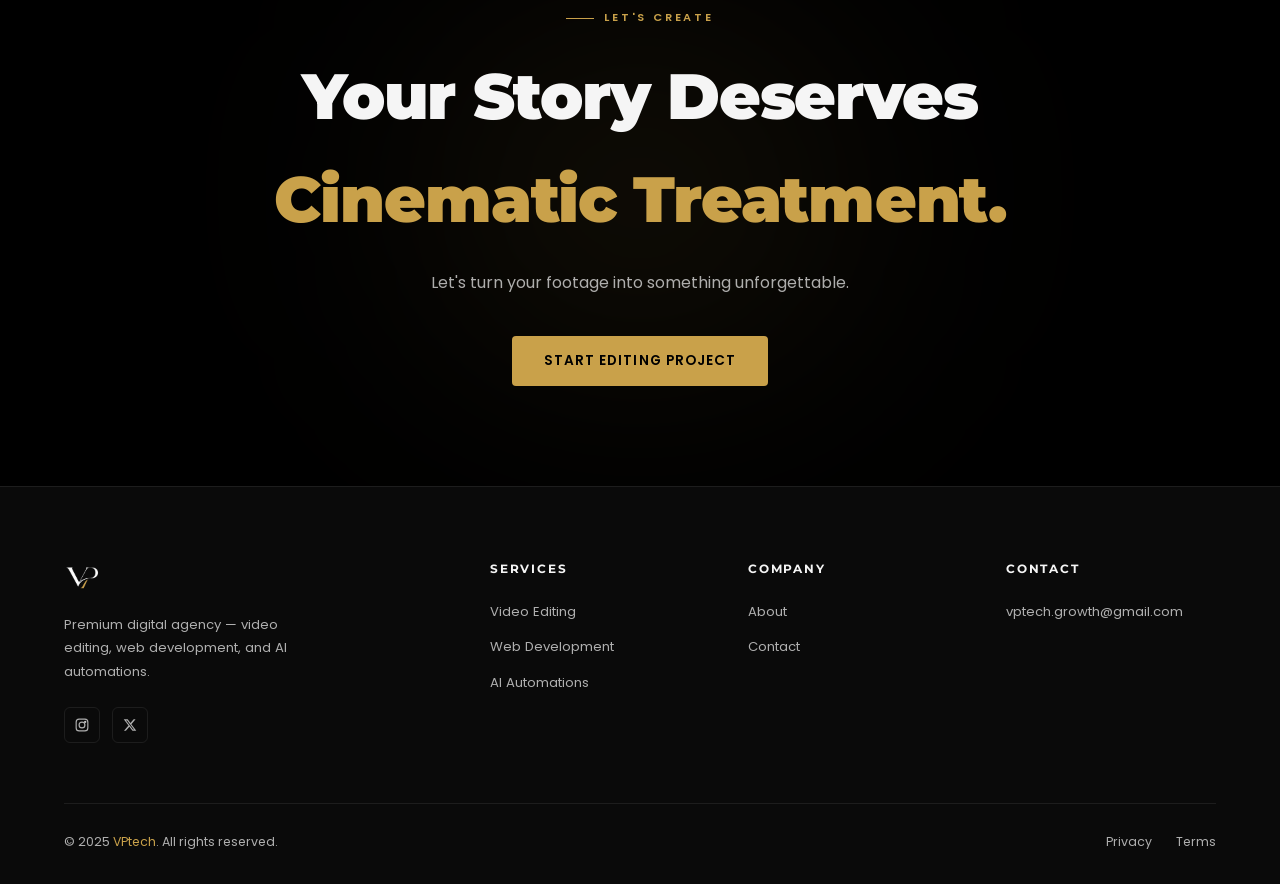
<file: Editing/index.html>
<!DOCTYPE html>
<html lang="en">
<head>
  <meta charset="UTF-8" />
  <meta name="viewport" content="width=device-width, initial-scale=1.0" />
  <title>Video Editing — VPtech</title>
  <meta name="description" content="Cinematic video editing services by VPtech — reels, commercials, motion graphics and more." />
  <link rel="icon" type="image/png" href="../assets/images/logo0.png" />
  <link rel="stylesheet" href="../assets/css/style.css" />
  <link rel="preconnect" href="https://fonts.googleapis.com" />
  <style>
    /* Page-specific overrides */
    .editing-gradient {
      background: radial-gradient(ellipse 80% 60% at 50% 0%,
        rgba(201,161,74,0.08) 0%, transparent 55%);
    }
    .style-card {
      padding: 32px 28px;
      border: var(--border-white);
      border-radius: 12px;
      background: var(--dark-2);
      transition: var(--transition);
      text-align: center;
    }
    .style-card:hover {
      border-color: rgba(201,161,74,0.3);
      transform: translateY(-6px);
      box-shadow: 0 20px 50px rgba(0,0,0,0.5);
    }
    .style-card-icon {
      font-size: 2.5rem;
      margin-bottom: 16px;
    }
    .style-card h3 {
      font-family: var(--font-heading);
      font-size: 1.05rem;
      font-weight: 700;
      color: var(--white);
      margin-bottom: 10px;
    }
    .style-card p {
      font-size: 0.82rem;
      color: var(--white-dim);
      line-height: 1.7;
    }
    .styles-grid {
      display: grid;
      grid-template-columns: repeat(4, 1fr);
      gap: 20px;
    }
    .project-thumb-editing-1 { background: linear-gradient(135deg, #1a1208, #3d2a0a, #1a1208); }
    .project-thumb-editing-2 { background: linear-gradient(135deg, #080d1a, #0a1f3d, #080d1a); }
    .project-thumb-editing-3 { background: linear-gradient(135deg, #0d0808, #2a0a10, #0d0808); }
    .project-thumb-editing-4 { background: linear-gradient(135deg, #08130d, #0a3020, #08130d); }
    .project-thumb-editing-5 { background: linear-gradient(135deg, #130d12, #2a0a28, #130d12); }
    .project-thumb-editing-6 { background: linear-gradient(135deg, #0d1208, #1e2d0a, #0d1208); }

    @media(max-width:900px) { .styles-grid { grid-template-columns: repeat(2,1fr); } }
    @media(max-width:600px) { .styles-grid { grid-template-columns: 1fr 1fr; } }
  </style>
</head>
<body>

<canvas id="particles-canvas"></canvas>

<!-- NAVBAR -->
<nav class="navbar">
  <div class="container nav-inner">
    <a href="../" class="nav-logo"><img src="../assets/images/logo.png" alt="VPtech" /></a>
    <ul class="nav-links">
      <li><a href="../" class="nav-link">Home</a></li>
      <li><a href="../Contact/" class="nav-link">Contact</a></li>
    </ul>
    <a href="../Contact/" class="btn btn-primary nav-cta">Get Started</a>
    <button class="hamburger"><span></span><span></span><span></span></button>
  </div>
</nav>
<div class="mobile-nav">
  <a href="../" class="mobile-nav-link">Home</a>
  <a href="../Contact/" class="mobile-nav-link">Contact</a>
</div>

<!-- PAGE HERO -->
<section class="page-hero editing-gradient" style="background-color:var(--black);">
  <div class="bg-glow bg-glow-gold" style="width:700px;height:500px;top:-100px;left:50%;transform:translateX(-50%);"></div>
  <div class="hero-grid" style="position:absolute;inset:0;"></div>
  <div class="container" style="position:relative;z-index:1;">
    <div class="hero-badge" style="margin:0 auto 28px;opacity:1;animation:none;">
      <span class="hero-badge-dot"></span>
      Service
    </div>
    <h1 class="page-hero-title">
      Cinematic <span style="color:var(--gold)">Video</span><br>Editing
    </h1>
    <p class="page-hero-sub">From raw footage to cinematic masterpiece — we craft visual stories that stop the scroll and leave a lasting impression.</p>
    <a href="../Contact/" class="btn btn-primary">Start a Project</a>
  </div>
</section>

<!-- SERVICES OVERVIEW -->
<section class="section" style="background:var(--dark);">
  <div class="container">
    <div class="section-grid" style="display:grid;grid-template-columns:1fr 1fr;gap:60px;align-items:center;">
      <div class="reveal">
        <div class="section-label">What We Offer</div>
        <h2 class="section-title">Every Frame<br>Tells a <span>Story.</span></h2>
        <p class="section-subtitle" style="margin-bottom:32px;">We approach video editing as an art form. Every cut, every colour grade, every sound design decision is intentional — crafted to make your audience feel something.</p>
        <div style="display:flex;flex-direction:column;gap:16px;">
          <div class="about-feature">
            <div class="about-icon">🎬</div>
            <div class="about-feature-text">
              <h4>Cinematic Editing</h4>
              <p>Long-form edits with Hollywood-grade colour grading, sound design, and pacing.</p>
            </div>
          </div>
          <div class="about-feature">
            <div class="about-icon">📱</div>
            <div class="about-feature-text">
              <h4>Social Reels</h4>
              <p>Short-form vertical content engineered for virality on Instagram, TikTok, and YouTube Shorts.</p>
            </div>
          </div>
          <div class="about-feature">
            <div class="about-icon">📺</div>
            <div class="about-feature-text">
              <h4>Commercials & Ads</h4>
              <p>High-impact brand commercials that convert viewers into customers.</p>
            </div>
          </div>
          <div class="about-feature">
            <div class="about-icon">✨</div>
            <div class="about-feature-text">
              <h4>Motion Graphics</h4>
              <p>Animated titles, lower thirds, transitions and VFX to elevate your content.</p>
            </div>
          </div>
        </div>
      </div>
      <!-- Visual -->
      <div class="reveal reveal-delay-2">
        <div class="section-grid" style="display:grid;grid-template-columns:1fr 1fr;gap:16px;">
          <div class="project-thumb project-thumb-editing-1" style="border-radius:12px;aspect-ratio:9/16;border:var(--border-gold);"></div>
          <div style="display:flex;flex-direction:column;gap:16px;margin-top:32px;">
            <div class="project-thumb project-thumb-editing-2" style="border-radius:12px;aspect-ratio:16/9;border:var(--border-white);flex:1;"></div>
            <div class="project-thumb project-thumb-editing-3" style="border-radius:12px;aspect-ratio:16/9;border:var(--border-white);flex:1;"></div>
          </div>
        </div>
      </div>
    </div>
  </div>
</section>

<!-- EDITING STYLES -->
<section class="section" style="background:var(--black);">
  <div class="container">
    <div class="reveal" style="text-align:center;max-width:600px;margin:0 auto 64px;">
      <div class="section-label">Style Library</div>
      <h2 class="section-title">Editing <span>Styles</span> We Master</h2>
      <p class="section-subtitle" style="margin:0 auto;">From raw and authentic to polished and cinematic — we match the edit to your brand's voice.</p>
    </div>
    <div class="styles-grid">
      <div class="style-card reveal reveal-delay-1">
        <div class="style-card-icon">🎞️</div>
        <h3>Cinematic Film</h3>
        <p>Slow motion, dramatic cuts, colour graded for that big-screen feel.</p>
      </div>
      <div class="style-card reveal reveal-delay-2">
        <div class="style-card-icon">⚡</div>
        <h3>Fast-Paced Cuts</h3>
        <p>High energy montages synced to music — perfect for product launches.</p>
      </div>
      <div class="style-card reveal reveal-delay-3">
        <div class="style-card-icon">🌅</div>
        <h3>Documentary Style</h3>
        <p>Authentic storytelling with natural lighting and narrative flow.</p>
      </div>
      <div class="style-card reveal reveal-delay-4">
        <div class="style-card-icon">🎨</div>
        <h3>Motion Graphics</h3>
        <p>Animated elements, kinetic text, and VFX overlays that wow.</p>
      </div>
    </div>
  </div>
</section>

<!-- PREVIOUS PROJECTS -->
<section class="section" style="background:var(--dark);">
  <div class="container">
    <div class="reveal" style="text-align:center;max-width:600px;margin:0 auto 64px;">
      <div class="section-label">Portfolio</div>
      <h2 class="section-title">Previous <span>Projects</span></h2>
      <p class="section-subtitle" style="margin:0 auto;">A glimpse into the visual stories we've crafted for our clients.</p>
    </div>
    <div class="projects-grid">
      <div class="project-card reveal reveal-delay-1">
        <div class="project-thumb project-thumb-editing-1">
          <div class="project-thumb-overlay">
            <div class="project-thumb-icon">▶</div>
          </div>
        </div>
        <div class="project-info">
          <div class="project-cat">Brand Commercial</div>
          <div class="project-name">Luxe Watches — Product Film</div>
        </div>
      </div>
      <div class="project-card reveal reveal-delay-2">
        <div class="project-thumb project-thumb-editing-2">
          <div class="project-thumb-overlay">
            <div class="project-thumb-icon">▶</div>
          </div>
        </div>
        <div class="project-info">
          <div class="project-cat">Social Reels</div>
          <div class="project-name">Apex Gear — Launch Campaign</div>
        </div>
      </div>
      <div class="project-card reveal reveal-delay-3">
        <div class="project-thumb project-thumb-editing-3">
          <div class="project-thumb-overlay">
            <div class="project-thumb-icon">▶</div>
          </div>
        </div>
        <div class="project-info">
          <div class="project-cat">Cinematic Short</div>
          <div class="project-name">Urban Escape — Brand Story</div>
        </div>
      </div>
      <div class="project-card reveal reveal-delay-1">
        <div class="project-thumb project-thumb-editing-4">
          <div class="project-thumb-overlay">
            <div class="project-thumb-icon">▶</div>
          </div>
        </div>
        <div class="project-info">
          <div class="project-cat">Motion Graphics</div>
          <div class="project-name">NovaBrand — Animated Intro</div>
        </div>
      </div>
      <div class="project-card reveal reveal-delay-2">
        <div class="project-thumb project-thumb-editing-5">
          <div class="project-thumb-overlay">
            <div class="project-thumb-icon">▶</div>
          </div>
        </div>
        <div class="project-info">
          <div class="project-cat">Documentary</div>
          <div class="project-name">Founders Series — Ep. 01</div>
        </div>
      </div>
      <div class="project-card reveal reveal-delay-3">
        <div class="project-thumb project-thumb-editing-6">
          <div class="project-thumb-overlay">
            <div class="project-thumb-icon">▶</div>
          </div>
        </div>
        <div class="project-info">
          <div class="project-cat">Ad Campaign</div>
          <div class="project-name">ScaleOps — Product Showcase</div>
        </div>
      </div>
    </div>
  </div>
</section>

<!-- CTA -->
<section class="cta-banner">
  <div class="bg-glow bg-glow-gold" style="width:800px;height:400px;top:50%;left:50%;transform:translate(-50%,-50%);"></div>
  <div class="container">
    <div class="cta-banner-inner reveal">
      <div class="section-label" style="justify-content:center;">Let's Create</div>
      <h2 class="cta-banner-title">Your Story Deserves<br><span style="color:var(--gold)">Cinematic Treatment.</span></h2>
      <p class="cta-banner-sub">Let's turn your footage into something unforgettable.</p>
      <div class="cta-banner-actions">
        <a href="../Contact/" class="btn btn-primary">Start Editing Project</a>
      </div>
    </div>
  </div>
</section>

<!-- FOOTER -->
<footer class="footer">
  <div class="container">
    <div class="footer-grid">
      <div>
        <div class="footer-logo"><img src="../assets/images/logo.png" alt="VPtech" /></div>
        <p class="footer-desc">Premium digital agency — video editing, web development, and AI automations.</p>
        <div class="footer-socials">
          <a href="https://www.instagram.com/vptech.growth/" class="social-link">
            <svg width="14" height="14" viewBox="0 0 24 24" fill="none" stroke="currentColor" stroke-width="2"><rect x="2" y="2" width="20" height="20" rx="5"/><circle cx="12" cy="12" r="5"/><circle cx="17.5" cy="6.5" r="1" fill="currentColor"/></svg>
          </a>
          <a href="https://x.com/VPTech_growth" class="social-link">
            <svg width="14" height="14" viewBox="0 0 24 24" fill="currentColor"><path d="M18.244 2.25h3.308l-7.227 8.26 8.502 11.24H16.17l-5.214-6.817L4.99 21.75H1.68l7.73-8.835L1.254 2.25H8.08l4.713 6.231zm-1.161 17.52h1.833L7.084 4.126H5.117z"/></svg>
          </a>
        </div>
      </div>
      <div>
        <h4 class="footer-col-title">Services</h4>
        <ul class="footer-links">
          <li><a href="../Editing/" class="footer-link">Video Editing</a></li>
          <li><a href="../Development/" class="footer-link">Web Development</a></li>
          <li><a href="../Automations/" class="footer-link">AI Automations</a></li>
        </ul>
      </div>
      <div>
        <h4 class="footer-col-title">Company</h4>
        <ul class="footer-links">
          <li><a href="../#about" class="footer-link">About</a></li>
          <li><a href="../Contact/" class="footer-link">Contact</a></li>
        </ul>
      </div>
      <div>
        <h4 class="footer-col-title">Contact</h4>
        <ul class="footer-links">
          <li><a href="mailto:vptech.growth@gmail.com" class="footer-link">vptech.growth@gmail.com</a></li>
        </ul>
      </div>
    </div>
    <div class="footer-bottom">
      <p class="footer-copy">© 2025 <span>VPtech</span>. All rights reserved.</p>
      <div class="footer-legal"><a href="#">Privacy</a><a href="#">Terms</a></div>
    </div>
  </div>
</footer>

<script src="../assets/js/script.js"></script>
</body>
</html>
</file>
<file: assets/css/style.css>
/* ============================================
   VPTECH - Premium Agency CSS
   Author: VPtech
   Version: 1.0
============================================ */

/* ── Google Fonts ── */
@import url('https://fonts.googleapis.com/css2?family=Poppins:wght@300;400;500;600;700;800;900&family=Montserrat:wght@300;400;500;600;700;800;900&display=swap');

/* ── CSS Variables ── */
:root {
  --black: #000000;
  --dark: #0a0a0a;
  --dark-2: #111111;
  --dark-3: #1a1a1a;
  --dark-4: #222222;
  --white: #F5F5F5;
  --white-dim: rgba(245, 245, 245, 0.7);
  --white-faint: rgba(245, 245, 245, 0.1);
  --gold: #C9A14A;
  --gold-light: #e0bc72;
  --gold-dark: #a07c30;
  --gold-glow: rgba(201, 161, 74, 0.15);
  --gold-glow-strong: rgba(201, 161, 74, 0.3);

  --font-heading: 'Montserrat', sans-serif;
  --font-body: 'Poppins', sans-serif;

  --nav-height: 80px;
  --section-padding: 120px 0;
  --container-max: 1200px;

  --transition: all 0.35s cubic-bezier(0.4, 0, 0.2, 1);
  --transition-fast: all 0.2s ease;
  --transition-slow: all 0.6s cubic-bezier(0.4, 0, 0.2, 1);

  --shadow-gold: 0 0 30px rgba(201, 161, 74, 0.2);
  --shadow-card: 0 8px 40px rgba(0, 0, 0, 0.5);
  --border-gold: 1px solid rgba(201, 161, 74, 0.2);
  --border-white: 1px solid rgba(245, 245, 245, 0.08);
}

/* ── Reset & Base ── */
*, *::before, *::after {
  margin: 0;
  padding: 0;
  box-sizing: border-box;
}

html {
  scroll-behavior: smooth;
  font-size: 16px;
}

body {
  font-family: var(--font-body);
  background-color: var(--black);
  color: var(--white);
  line-height: 1.6;
  overflow-x: hidden;
  -webkit-font-smoothing: antialiased;
}

a {
  text-decoration: none;
  color: inherit;
}

ul { list-style: none; }

img {
  max-width: 100%;
  display: block;
}

/* ── Container ── */
.container {
  max-width: var(--container-max);
  margin: 0 auto;
  padding: 0 24px;
}

/* ── Section Utilities ── */
.section {
  padding: var(--section-padding);
  position: relative;
}

.section-label {
  display: inline-flex;
  align-items: center;
  gap: 10px;
  font-size: 0.7rem;
  font-weight: 600;
  letter-spacing: 0.25em;
  text-transform: uppercase;
  color: var(--gold);
  margin-bottom: 18px;
}

.section-label::before {
  content: '';
  display: block;
  width: 28px;
  height: 1px;
  background: var(--gold);
}

.section-title {
  font-family: var(--font-heading);
  font-size: clamp(2rem, 4vw, 3.2rem);
  font-weight: 800;
  line-height: 1.15;
  letter-spacing: -0.02em;
  color: var(--white);
  margin-bottom: 20px;
}

.section-title span {
  color: var(--gold);
}

.section-subtitle {
  font-size: 1rem;
  color: var(--white-dim);
  max-width: 560px;
  line-height: 1.8;
}

/* ── Buttons ── */
.btn {
  display: inline-flex;
  align-items: center;
  gap: 8px;
  padding: 14px 32px;
  border-radius: 4px;
  font-family: var(--font-body);
  font-size: 0.85rem;
  font-weight: 600;
  letter-spacing: 0.08em;
  text-transform: uppercase;
  cursor: pointer;
  border: none;
  transition: var(--transition);
  position: relative;
  overflow: hidden;
}

.btn-primary {
  background: var(--gold);
  color: var(--black);
}

.btn-primary:hover {
  background: var(--gold-light);
  box-shadow: 0 0 30px rgba(201, 161, 74, 0.4);
  transform: translateY(-2px);
}

.btn-outline {
  background: transparent;
  color: var(--white);
  border: 1px solid rgba(245, 245, 245, 0.25);
}

.btn-outline:hover {
  border-color: var(--gold);
  color: var(--gold);
  box-shadow: 0 0 20px rgba(201, 161, 74, 0.15);
  transform: translateY(-2px);
}

.btn-gold-outline {
  background: transparent;
  color: var(--gold);
  border: 1px solid rgba(201, 161, 74, 0.4);
}

.btn-gold-outline:hover {
  background: var(--gold);
  color: var(--black);
  box-shadow: var(--shadow-gold);
  transform: translateY(-2px);
}

/* ── Navbar ── */
.navbar {
  position: fixed;
  top: 0;
  left: 0;
  right: 0;
  z-index: 1000;
  height: var(--nav-height);
  display: flex;
  align-items: center;
}

.navbar.scrolled {
  background: rgba(0, 0, 0, 0.85);
  backdrop-filter: blur(20px);
  -webkit-backdrop-filter: blur(20px);
  border-bottom: var(--border-gold);
  box-shadow: 0 4px 30px rgba(0, 0, 0, 0.5);
}

.nav-inner {
  display: flex;
  align-items: center;
  justify-content: space-between;
  width: 100%;
}

.nav-logo img {
  height: 50px;
  width: auto;
  transition: var(--transition);
}

.nav-logo:hover img {
  filter: drop-shadow(0 0 10px rgba(201, 161, 74, 0.4));
}

.nav-links {
  display: flex;
  align-items: center;
  gap: 36px;
}

.nav-link {
  font-size: 0.8rem;
  font-weight: 500;
  letter-spacing: 0.1em;
  text-transform: uppercase;
  color: var(--white-dim);
  position: relative;
  transition: var(--transition-fast);
}

.nav-link::after {
  content: '';
  position: absolute;
  bottom: -4px;
  left: 0;
  width: 0;
  height: 1px;
  background: var(--gold);
  transition: width 0.3s ease;
}

.nav-link:hover,
.nav-link.active {
  color: var(--white);
}

.nav-link:hover::after,
.nav-link.active::after {
  width: 100%;
}

.nav-cta {
  padding: 10px 24px;
  font-size: 0.75rem;
}

/* Hamburger */
.hamburger {
  display: none;
  flex-direction: column;
  gap: 5px;
  cursor: pointer;
  padding: 4px;
  background: var(--black);
  outline: none;
}

.hamburger span {
  display: block;
  width: 24px;
  height: 1.5px;
  background: var(--white);
  transition: var(--transition);
  transform-origin: center;
}

.hamburger.active span:nth-child(1) {
  transform: translateY(6.5px) rotate(45deg);
}

.hamburger.active span:nth-child(2) {
  opacity: 0;
  transform: scaleX(0);
}

.hamburger.active span:nth-child(3) {
  transform: translateY(-6.5px) rotate(-45deg);
}

/* Mobile Nav */
.mobile-nav {
  position: fixed;
  top: var(--nav-height);
  left: 0;
  right: 0;
  background: rgba(0, 0, 0, 0.97);
  backdrop-filter: blur(20px);
  padding: 32px 24px;
  display: flex;
  flex-direction: column;
  gap: 8px;
  transform: translateY(-110%);
  opacity: 0;
  transition: var(--transition-slow);
  z-index: 999;
  border-bottom: var(--border-gold);
}

.mobile-nav.open {
  transform: translateY(0);
  opacity: 1;
}

.mobile-nav-link {
  font-size: 1rem;
  font-weight: 500;
  letter-spacing: 0.08em;
  text-transform: uppercase;
  color: var(--white-dim);
  padding: 14px 0;
  border-bottom: var(--border-white);
  transition: var(--transition-fast);
}

.mobile-nav-link:hover {
  color: var(--gold);
  padding-left: 8px;
}

/* ── Background FX ── */
.bg-glow {
  position: absolute;
  border-radius: 50%;
  filter: blur(120px);
  pointer-events: none;
  z-index: 0;
}

.bg-glow-gold {
  background: radial-gradient(circle, rgba(201, 161, 74, 0.12) 0%, transparent 70%);
}

.bg-glow-white {
  background: radial-gradient(circle, rgba(245, 245, 245, 0.04) 0%, transparent 70%);
}

#particles-canvas {
  position: fixed;
  top: 0;
  left: 0;
  width: 100%;
  height: 100%;
  pointer-events: none;
  z-index: 0;
}

/* ── Hero Section ── */
.hero {
  zoom: 75%;
  min-height: 100vh;
  display: flex;
  align-items: center;
  position: relative;
  overflow: hidden;
  padding-top: 120px;
  padding-bottom: 200px;
}

.hero-bg {
  position: absolute;
  inset: 0;
  z-index: 0;
}

.hero-bg-gradient {
  position: absolute;
  inset: 0;
  background: radial-gradient(ellipse 80% 60% at 50% 50%,
    rgba(201, 161, 74, 0.06) 0%,
    transparent 60%),
    radial-gradient(ellipse 60% 80% at 20% 80%,
    rgba(201, 161, 74, 0.04) 0%,
    transparent 50%);
}

.hero-grid {
  position: absolute;
  inset: 0;
  background-image:
    linear-gradient(rgba(245, 245, 245, 0.02) 1px, transparent 1px),
    linear-gradient(90deg, rgba(245, 245, 245, 0.02) 1px, transparent 1px);
  background-size: 80px 80px;
  mask-image: radial-gradient(ellipse 70% 70% at 50% 50%, black 0%, transparent 100%);
}

.hero-content {
  position: relative;
  z-index: 1;
  max-width: 900px;
}

.hero-badge {
  display: inline-flex;
  align-items: center;
  gap: 8px;
  padding: 8px 18px;
  border: var(--border-gold);
  border-radius: 100px;
  font-size: 0.7rem;
  font-weight: 600;
  letter-spacing: 0.15em;
  text-transform: uppercase;
  color: var(--gold);
  background: rgba(201, 161, 74, 0.06);
  margin-bottom: 28px;
  opacity: 0;
  animation: fadeUp 0.8s 0.2s forwards;
}

.hero-badge-dot {
  width: 6px;
  height: 6px;
  border-radius: 50%;
  background: var(--gold);
  animation: pulse 2s infinite;
}

.hero-title {
  font-family: var(--font-heading);
  font-size: clamp(2.8rem, 7vw, 6.5rem);
  font-weight: 900;
  line-height: 1.05;
  letter-spacing: -0.03em;
  color: var(--white);
  margin-bottom: 28px;
  opacity: 0;
  animation: fadeUp 0.8s 0.4s forwards;
}

.hero-title .gold-word {
  color: var(--gold);
  position: relative;
}

.hero-title .outline-word {
  -webkit-text-stroke: 1px rgba(245, 245, 245, 0.35);
  color: transparent;
}

.hero-desc {
  font-size: 1.05rem;
  color: var(--white-dim);
  max-width: 520px;
  line-height: 1.8;
  margin-bottom: 44px;
  opacity: 0;
  animation: fadeUp 0.8s 0.6s forwards;
}

.hero-actions {
  display: flex;
  align-items: center;
  gap: 16px;
  flex-wrap: wrap;
  opacity: 0;
  animation: fadeUp 0.8s 0.8s forwards;
}

.hero-scroll {
  position: absolute;
  bottom: 40px;
  left: 50%;
  transform: translateX(-50%);
  display: flex;
  flex-direction: column;
  align-items: center;
  gap: 8px;
  z-index: 1;
  opacity: 0;
  animation: fadeIn 1s 1.4s forwards;
}

.hero-scroll-line {
  width: 1px;
  height: 50px;
  background: linear-gradient(to bottom, var(--gold), transparent);
  animation: scrollLine 2s ease-in-out infinite;
}

.hero-scroll-text {
  font-size: 0.65rem;
  letter-spacing: 0.2em;
  text-transform: uppercase;
  color: var(--white-dim);
}

/* ── About Section ── */
.about {
  background: var(--dark);
}

.about-grid {
  display: grid;
  grid-template-columns: 1fr 1fr;
  gap: 80px;
  align-items: center;
}

.about-visual {
  position: relative;
  height: 100%;
}

.about-card-stack {
  position: relative;
  height: 420px;
}

.about-card-bg {
  position: absolute;
  border-radius: 12px;
  border: var(--border-gold);
  background: var(--dark-2);
}

.about-card-bg:nth-child(1) {
  inset: 0;
  background: linear-gradient(135deg, var(--dark-2), var(--dark-3));
}

.about-card-bg:nth-child(2) {
  top: -12px;
  right: -12px;
  left: 12px;
  bottom: 12px;
  background: var(--dark-3);
  opacity: 0.4;
  z-index: -1;
}

.about-card-inner {
  position: absolute;
  inset: 0;
  padding: 40px;
  display: flex;
  flex-direction: column;
  justify-content: space-between;
  border-radius: 12px;
  overflow: hidden;
}

.about-card-inner::before {
  content: '';
  position: absolute;
  top: 0;
  left: 0;
  right: 0;
  height: 2px;
  background: linear-gradient(90deg, transparent, var(--gold), transparent);
}

.about-stat-grid {
  display: grid;
  grid-template-columns: 1fr 1fr;
  gap: 24px;
  margin-top: auto;
}

.about-stat {
  padding: 20px;
  border: var(--border-white);
  border-radius: 8px;
  background: rgba(255,255,255,0.02);
}

.about-stat-num {
  font-family: var(--font-heading);
  font-size: 2.2rem;
  font-weight: 800;
  color: var(--gold);
  line-height: 1;
}

.about-stat-label {
  font-size: 0.72rem;
  color: var(--white-dim);
  letter-spacing: 0.05em;
  margin-top: 4px;
}

.about-logo-display {
  display: flex;
  align-items: center;
  gap: 12px;
  margin-bottom: 24px;
}

.about-logo-display img {
  height: 36px;
}

.about-content {
  display: flex;
  flex-direction: column;
  gap: 32px;
}

.about-feature {
  display: flex;
  align-items: flex-start;
  gap: 18px;
  padding: 24px;
  border: var(--border-white);
  border-radius: 10px;
  background: rgba(255,255,255,0.02);
  transition: var(--transition);
}

.about-feature:hover {
  border-color: rgba(201, 161, 74, 0.25);
  background: rgba(201, 161, 74, 0.04);
  transform: translateX(6px);
}

.about-icon {
  width: 44px;
  height: 44px;
  border-radius: 8px;
  background: var(--gold-glow);
  border: var(--border-gold);
  display: flex;
  align-items: center;
  justify-content: center;
  flex-shrink: 0;
  font-size: 1.1rem;
}

.about-feature-text h4 {
  font-family: var(--font-heading);
  font-size: 0.95rem;
  font-weight: 700;
  color: var(--white);
  margin-bottom: 4px;
}

.about-feature-text p {
  font-size: 0.82rem;
  color: var(--white-dim);
  line-height: 1.6;
}

/* ── Services Section ── */
.services {
  background: var(--black);
}

.services-header {
  text-align: center;
  max-width: 640px;
  margin: 0 auto 72px;
}

.services-header .section-subtitle {
  margin: 0 auto;
}

.services-grid {
  display: grid;
  grid-template-columns: repeat(3, 1fr);
  gap: 24px;
}

.service-card {
  padding: 44px 36px;
  border: var(--border-white);
  border-radius: 12px;
  background: var(--dark-2);
  position: relative;
  overflow: hidden;
  transition: var(--transition);
  cursor: pointer;
}

.service-card::before {
  content: '';
  position: absolute;
  inset: 0;
  background: radial-gradient(circle at 50% 0%, rgba(201, 161, 74, 0.08) 0%, transparent 60%);
  opacity: 0;
  transition: var(--transition);
}

.service-card::after {
  content: '';
  position: absolute;
  top: 0;
  left: 0;
  right: 0;
  height: 1px;
  background: linear-gradient(90deg, transparent, var(--gold), transparent);
  opacity: 0;
  transition: var(--transition);
}

.service-card:hover {
  border-color: rgba(201, 161, 74, 0.3);
  transform: translateY(-8px);
  box-shadow: 0 24px 60px rgba(0, 0, 0, 0.5), 0 0 40px rgba(201, 161, 74, 0.1);
}

.service-card:hover::before,
.service-card:hover::after {
  opacity: 1;
}

.service-icon-wrap {
  width: 60px;
  height: 60px;
  border-radius: 12px;
  background: var(--gold-glow);
  border: var(--border-gold);
  display: flex;
  align-items: center;
  justify-content: center;
  font-size: 1.5rem;
  margin-bottom: 28px;
  transition: var(--transition);
}

.service-card:hover .service-icon-wrap {
  background: rgba(201, 161, 74, 0.15);
  box-shadow: 0 0 24px rgba(201, 161, 74, 0.2);
}

.service-num {
  position: absolute;
  top: 32px;
  right: 32px;
  font-family: var(--font-heading);
  font-size: 3.5rem;
  font-weight: 900;
  color: rgba(245, 245, 245, 0.04);
  line-height: 1;
  transition: var(--transition);
}

.service-card:hover .service-num {
  color: rgba(201, 161, 74, 0.07);
}

.service-title {
  font-family: var(--font-heading);
  font-size: 1.3rem;
  font-weight: 800;
  color: var(--white);
  margin-bottom: 14px;
}

.service-desc {
  font-size: 0.85rem;
  color: var(--white-dim);
  line-height: 1.8;
  margin-bottom: 24px;
}

.service-tags {
  display: flex;
  flex-wrap: wrap;
  gap: 8px;
  margin-bottom: 32px;
}

.service-tag {
  font-size: 0.68rem;
  font-weight: 600;
  letter-spacing: 0.08em;
  text-transform: uppercase;
  color: var(--gold);
  padding: 5px 12px;
  border: 1px solid rgba(201, 161, 74, 0.25);
  border-radius: 100px;
  background: rgba(201, 161, 74, 0.06);
}

.service-link {
  display: inline-flex;
  align-items: center;
  gap: 8px;
  font-size: 0.78rem;
  font-weight: 600;
  letter-spacing: 0.1em;
  text-transform: uppercase;
  color: var(--gold);
  transition: var(--transition-fast);
}

.service-link svg {
  transition: transform 0.3s ease;
}

.service-link:hover {
  color: var(--gold-light);
}

.service-link:hover svg {
  transform: translateX(5px);
}

/* ── Testimonials ── */
.testimonials {
  background: var(--dark);
}

.testimonials-header {
  text-align: center;
  max-width: 600px;
  margin: 0 auto 64px;
}

.testimonials-header .section-subtitle {
  margin: 0 auto;
}

.testimonials-track-wrap {
  overflow: hidden;
  position: relative;
}

.testimonials-track-wrap::before,
.testimonials-track-wrap::after {
  content: '';
  position: absolute;
  top: 0;
  bottom: 0;
  width: 120px;
  z-index: 2;
  pointer-events: none;
}

.testimonials-track-wrap::before {
  left: 0;
  background: linear-gradient(to right, var(--dark), transparent);
}

.testimonials-track-wrap::after {
  right: 0;
  background: linear-gradient(to left, var(--dark), transparent);
}

.testimonials-track {
  display: flex;
  gap: 24px;
  transition: transform 0.6s cubic-bezier(0.4, 0, 0.2, 1);
}

.testimonial-card {
  min-width: 380px;
  padding: 36px;
  border: var(--border-white);
  border-radius: 12px;
  background: var(--dark-2);
  position: relative;
  flex-shrink: 0;
  transition: var(--transition);
}

.testimonial-card:hover {
  border-color: rgba(201, 161, 74, 0.2);
  box-shadow: 0 12px 40px rgba(0, 0, 0, 0.4);
}

.testimonial-quote {
  font-size: 3rem;
  color: var(--gold);
  line-height: 1;
  font-family: Georgia, serif;
  margin-bottom: 16px;
  opacity: 0.6;
}

.testimonial-text {
  font-size: 0.9rem;
  color: var(--white-dim);
  line-height: 1.8;
  margin-bottom: 28px;
  font-style: italic;
}

.testimonial-author {
  display: flex;
  align-items: center;
  gap: 14px;
}

.testimonial-avatar {
  width: 44px;
  height: 44px;
  border-radius: 50%;
  border: 1px solid rgba(201, 161, 74, 0.3);
  background: linear-gradient(135deg, var(--dark-3), var(--dark-4));
  display: flex;
  align-items: center;
  justify-content: center;
  font-family: var(--font-heading);
  font-size: 0.9rem;
  font-weight: 700;
  color: var(--gold);
  flex-shrink: 0;
}

.testimonial-name {
  font-family: var(--font-heading);
  font-size: 0.9rem;
  font-weight: 700;
  color: var(--white);
}

.testimonial-role {
  font-size: 0.72rem;
  color: var(--white-dim);
  letter-spacing: 0.05em;
}

.testimonial-stars {
  position: absolute;
  top: 32px;
  right: 32px;
  color: var(--gold);
  font-size: 0.75rem;
  letter-spacing: 3px;
}

.testimonials-controls {
  display: flex;
  align-items: center;
  justify-content: center;
  gap: 12px;
  margin-top: 40px;
}

.testimonials-btn {
  width: 44px;
  height: 44px;
  border-radius: 50%;
  border: var(--border-gold);
  background: transparent;
  color: var(--gold);
  cursor: pointer;
  display: flex;
  align-items: center;
  justify-content: center;
  transition: var(--transition);
}

.testimonials-btn:hover {
  background: var(--gold);
  color: var(--black);
}

.testimonials-dots {
  display: flex;
  gap: 8px;
}

.dot {
  width: 6px;
  height: 6px;
  border-radius: 50%;
  background: rgba(245, 245, 245, 0.2);
  cursor: pointer;
  transition: var(--transition);
}

.dot.active {
  background: var(--gold);
  width: 20px;
  border-radius: 3px;
}

/* ── CTA Banner ── */
.cta-banner {
  padding: 100px 0;
  background: var(--black);
  position: relative;
  overflow: hidden;
}

.cta-banner-inner {
  text-align: center;
  position: relative;
  z-index: 1;
}

.cta-banner-title {
  font-family: var(--font-heading);
  font-size: clamp(2rem, 5vw, 4rem);
  font-weight: 900;
  letter-spacing: -0.02em;
  margin-bottom: 20px;
}

.cta-banner-sub {
  font-size: 1rem;
  color: var(--white-dim);
  margin-bottom: 40px;
}

.cta-banner-actions {
  display: flex;
  align-items: center;
  justify-content: center;
  gap: 16px;
  flex-wrap: wrap;
}

/* ── Footer ── */
.footer {
  background: var(--dark);
  border-top: var(--border-white);
  padding: 72px 0 32px;
}

.footer-grid {
  display: grid;
  grid-template-columns: 1.8fr 1fr 1fr 1fr;
  gap: 48px;
  margin-bottom: 60px;
}

.footer-logo img {
  height: 36px;
  margin-bottom: 18px;
}

.footer-desc {
  font-size: 0.82rem;
  color: var(--white-dim);
  line-height: 1.8;
  max-width: 240px;
  margin-bottom: 24px;
}

.footer-socials {
  display: flex;
  gap: 12px;
}

.social-link {
  width: 36px;
  height: 36px;
  border-radius: 6px;
  border: var(--border-white);
  display: flex;
  align-items: center;
  justify-content: center;
  font-size: 0.8rem;
  color: var(--white-dim);
  transition: var(--transition);
}

.social-link:hover {
  border-color: var(--gold);
  color: var(--gold);
  background: var(--gold-glow);
}

.footer-col-title {
  font-family: var(--font-heading);
  font-size: 0.75rem;
  font-weight: 700;
  letter-spacing: 0.15em;
  text-transform: uppercase;
  color: var(--white);
  margin-bottom: 20px;
}

.footer-links {
  display: flex;
  flex-direction: column;
  gap: 10px;
}

.footer-link {
  font-size: 0.82rem;
  color: var(--white-dim);
  transition: var(--transition-fast);
}

.footer-link:hover {
  color: var(--gold);
  padding-left: 6px;
}

.footer-bottom {
  padding-top: 28px;
  border-top: var(--border-white);
  display: flex;
  align-items: center;
  justify-content: space-between;
  flex-wrap: wrap;
  gap: 16px;
}

.footer-copy {
  font-size: 0.78rem;
  color: var(--white-dim);
}

.footer-copy span {
  color: var(--gold);
}

.footer-legal {
  display: flex;
  gap: 24px;
}

.footer-legal a {
  font-size: 0.78rem;
  color: var(--white-dim);
  transition: var(--transition-fast);
}

.footer-legal a:hover {
  color: var(--gold);
}

/* ── Page Hero (inner pages) ── */
.page-hero {
  zoom: 75%;
  padding: 160px 0 100px;
  position: relative;
  overflow: hidden;
  text-align: center;
}

.page-hero-title {
  font-family: var(--font-heading);
  font-size: clamp(2.8rem, 6vw, 5.5rem);
  font-weight: 900;
  letter-spacing: -0.03em;
  margin-bottom: 20px;
}

.page-hero-sub {
  font-size: 1.05rem;
  color: var(--white-dim);
  max-width: 540px;
  margin: 0 auto 40px;
  line-height: 1.8;
}

/* ── Project Cards ── */
.projects-grid {
  display: grid;
  grid-template-columns: repeat(3, 1fr);
  gap: 24px;
}

.project-card {
  border-radius: 12px;
  overflow: hidden;
  border: var(--border-white);
  background: var(--dark-2);
  transition: var(--transition);
  position: relative;
}

.project-card:hover {
  transform: translateY(-8px);
  border-color: rgba(201, 161, 74, 0.25);
  box-shadow: var(--shadow-card);
}

.project-thumb {
  background: var(--dark-3);
  position: relative;
  overflow: hidden;
  display: flex;
  align-items: center;
  justify-content: center;
}

.project-thumb-overlay {
  position: absolute;
  inset: 0;
  background: rgba(0, 0, 0, 0.5);
  display: flex;
  align-items: center;
  justify-content: center;
  opacity: 0;
  transition: var(--transition);
}

.project-card:hover .project-thumb-overlay {
  opacity: 1;
}

.project-thumb-icon {
  width: 56px;
  height: 56px;
  border-radius: 50%;
  background: var(--gold);
  display: flex;
  align-items: center;
  justify-content: center;
  color: var(--black);
  font-size: 1.2rem;
  transform: scale(0.8);
  transition: transform 0.3s ease;
}

.project-card:hover .project-thumb-icon {
  transform: scale(1);
}

.project-thumb-gradient {
  position: absolute;
  inset: 0;
}

.project-info {
  padding: 24px;
}

.project-cat {
  font-size: 0.68rem;
  font-weight: 600;
  letter-spacing: 0.15em;
  text-transform: uppercase;
  color: var(--gold);
  margin-bottom: 8px;
}

.project-name {
  font-family: var(--font-heading);
  font-size: 1rem;
  font-weight: 700;
  color: var(--white);
}

/* ── Features Grid ── */
.features-grid {
  display: grid;
  grid-template-columns: repeat(2, 1fr);
  gap: 20px;
}

.feature-item {
  padding: 28px;
  border: var(--border-white);
  border-radius: 10px;
  background: var(--dark-2);
  transition: var(--transition);
}

.feature-item:hover {
  border-color: rgba(201, 161, 74, 0.2);
  background: rgba(201, 161, 74, 0.03);
  transform: translateY(-4px);
}

.feature-icon {
  font-size: 1.5rem;
  margin-bottom: 14px;
}

.feature-title {
  font-family: var(--font-heading);
  font-size: 0.95rem;
  font-weight: 700;
  color: var(--white);
  margin-bottom: 8px;
}

.feature-text {
  font-size: 0.82rem;
  color: var(--white-dim);
  line-height: 1.7;
}

/* ── Tech Stack ── */
.tech-grid {
  display: grid;
  grid-template-columns: repeat(5, 1fr);
  gap: 16px;
}

.tech-item {
  padding: 28px 20px;
  border: var(--border-white);
  border-radius: 10px;
  background: var(--dark-2);
  text-align: center;
  transition: var(--transition);
}

.tech-item:hover {
  border-color: rgba(201, 161, 74, 0.25);
  transform: translateY(-4px);
}

.tech-icon {
  font-size: 1.8rem;
  margin-bottom: 10px;
}

.tech-name {
  font-size: 0.75rem;
  font-weight: 600;
  color: var(--white-dim);
  letter-spacing: 0.05em;
}

/* ── Workflow Cards ── */
.workflow-grid {
  display: grid;
  grid-template-columns: repeat(2, 1fr);
  gap: 24px;
}

.workflow-card {
  padding: 36px;
  border: var(--border-white);
  border-radius: 12px;
  background: var(--dark-2);
  position: relative;
  overflow: hidden;
  transition: var(--transition);
}

.workflow-card::before {
  content: '';
  position: absolute;
  top: 0; left: 0; right: 0;
  height: 2px;
  background: linear-gradient(90deg, transparent, var(--gold), transparent);
  opacity: 0;
  transition: var(--transition);
}

.workflow-card:hover {
  border-color: rgba(201, 161, 74, 0.25);
  transform: translateY(-6px);
  box-shadow: 0 20px 50px rgba(0, 0, 0, 0.5);
}

.workflow-card:hover::before {
  opacity: 1;
}

.workflow-icon {
  font-size: 2rem;
  margin-bottom: 18px;
}

.workflow-title {
  font-family: var(--font-heading);
  font-size: 1.1rem;
  font-weight: 700;
  color: var(--white);
  margin-bottom: 10px;
}

.workflow-text {
  font-size: 0.85rem;
  color: var(--white-dim);
  line-height: 1.75;
}

.workflow-steps {
  margin-top: 20px;
  display: flex;
  flex-direction: column;
  gap: 8px;
}

.workflow-step {
  display: flex;
  align-items: center;
  gap: 10px;
  font-size: 0.78rem;
  color: var(--white-dim);
}

.workflow-step-dot {
  width: 6px;
  height: 6px;
  border-radius: 50%;
  background: var(--gold);
  flex-shrink: 0;
}

/* ── Contact Page ── */
.contact-grid {
  display: grid;
  grid-template-columns: 1fr 1.5fr;
  gap: 60px;
  align-items: start;
}

.contact-info {
  display: flex;
  flex-direction: column;
  gap: 24px;
}

.contact-card {
  padding: 28px;
  border: var(--border-white);
  border-radius: 10px;
  background: var(--dark-2);
  display: flex;
  align-items: flex-start;
  gap: 18px;
  transition: var(--transition);
}

.contact-card:hover {
  border-color: rgba(201, 161, 74, 0.2);
  transform: translateX(6px);
}

.contact-card-icon {
  width: 44px;
  height: 44px;
  border-radius: 8px;
  background: var(--gold-glow);
  border: var(--border-gold);
  display: flex;
  align-items: center;
  justify-content: center;
  font-size: 1.1rem;
  flex-shrink: 0;
}

.contact-card-title {
  font-family: var(--font-heading);
  font-size: 0.85rem;
  font-weight: 700;
  color: var(--white);
  margin-bottom: 4px;
}

.contact-card-val {
  font-size: 0.82rem;
  color: var(--white-dim);
}

/* Contact Form */
.contact-form-wrap {
  padding: 44px;
  border: var(--border-white);
  border-radius: 12px;
  background: var(--dark-2);
  position: relative;
  overflow: hidden;
}

.contact-form-wrap::before {
  content: '';
  position: absolute;
  top: 0; left: 0; right: 0;
  height: 1px;
  background: linear-gradient(90deg, transparent, var(--gold), transparent);
}

.form-row {
  display: grid;
  grid-template-columns: 1fr 1fr;
  gap: 20px;
}

.form-group {
  display: flex;
  flex-direction: column;
  gap: 8px;
  margin-bottom: 20px;
}

.form-label {
  font-size: 0.75rem;
  font-weight: 600;
  letter-spacing: 0.1em;
  text-transform: uppercase;
  color: var(--white-dim);
}

.form-input,
.form-select,
.form-textarea {
  background: rgba(255,255,255,0.03);
  border: 1px solid rgba(245, 245, 245, 0.1);
  border-radius: 6px;
  padding: 14px 18px;
  color: var(--white);
  font-family: var(--font-body);
  font-size: 0.9rem;
  transition: var(--transition);
  outline: none;
  width: 100%;
}

.form-input::placeholder,
.form-textarea::placeholder {
  color: rgba(245, 245, 245, 0.25);
}

.form-input:focus,
.form-select:focus,
.form-textarea:focus {
  border-color: var(--gold);
  background: rgba(201, 161, 74, 0.04);
  box-shadow: 0 0 0 3px rgba(201, 161, 74, 0.1);
}

.form-select {
  appearance: none;
  cursor: pointer;
}

.form-select option {
  background: var(--dark-3);
}

.form-textarea {
  resize: vertical;
  min-height: 130px;
}

/* ── AI Page Specific ── */
.ai-grid-bg {
  position: absolute;
  inset: 0;
  background-image:
    linear-gradient(rgba(201, 161, 74, 0.04) 1px, transparent 1px),
    linear-gradient(90deg, rgba(201, 161, 74, 0.04) 1px, transparent 1px);
  background-size: 60px 60px;
}

.float-particle {
  position: absolute;
  width: 4px;
  height: 4px;
  border-radius: 50%;
  background: var(--gold);
  animation: floatParticle 8s ease-in-out infinite;
}

/* ── Scroll Reveal ── */
.reveal {
  opacity: 0;
  transform: translateY(30px);
  transition: opacity 0.7s ease, transform 0.7s ease;
}

.reveal.revealed {
  opacity: 1;
  transform: translateY(0);
}

.reveal-delay-1 { transition-delay: 0.1s; }
.reveal-delay-2 { transition-delay: 0.2s; }
.reveal-delay-3 { transition-delay: 0.3s; }
.reveal-delay-4 { transition-delay: 0.4s; }

/* ── Divider ── */
.divider {
  width: 60px;
  height: 2px;
  background: linear-gradient(to right, var(--gold), transparent);
  margin-bottom: 20px;
}

/* ── Animations ── */
@keyframes fadeUp {
  from { opacity: 0; transform: translateY(24px); }
  to   { opacity: 1; transform: translateY(0); }
}

@keyframes fadeIn {
  from { opacity: 0; }
  to   { opacity: 1; }
}

@keyframes pulse {
  0%, 100% { opacity: 1; transform: scale(1); }
  50%       { opacity: 0.5; transform: scale(0.8); }
}

@keyframes scrollLine {
  0%   { transform: scaleY(0); transform-origin: top; }
  50%  { transform: scaleY(1); transform-origin: top; }
  51%  { transform: scaleY(1); transform-origin: bottom; }
  100% { transform: scaleY(0); transform-origin: bottom; }
}

@keyframes floatParticle {
  0%, 100% { transform: translateY(0) translateX(0); opacity: 0.4; }
  25%       { transform: translateY(-20px) translateX(10px); opacity: 0.8; }
  50%       { transform: translateY(-40px) translateX(-5px); opacity: 0.4; }
  75%       { transform: translateY(-20px) translateX(15px); opacity: 0.7; }
}

@keyframes gradientShift {
  0%, 100% { background-position: 0% 50%; }
  50%       { background-position: 100% 50%; }
}

@keyframes glowPulse {
  0%, 100% { opacity: 0.6; }
  50%       { opacity: 1; }
}

/* ── Responsive ── */
@media (max-width: 1100px) {
  .section-grid,
  .stats-grid {
    display: grid;
  }

  .stack-row {
    display: flex;
    flex-wrap: wrap;
    gap: 16px;
    margin-top: 20px;
  }

  .services-grid { grid-template-columns: repeat(2, 1fr); }
  .footer-grid { grid-template-columns: 1fr 1fr; gap: 36px; }
  .tech-grid { grid-template-columns: repeat(4, 1fr); }
  .about-grid { gap: 48px; }
}

@media (max-width: 900px) {
  :root { --section-padding: 80px 0; }
  .nav-links, .nav-cta { display: none; }
  .hamburger { display: flex; }
  .about-grid { grid-template-columns: 1fr; }
  .about-visual { order: -1; }
  .about-card-stack { height: 300px; }
  .contact-grid { grid-template-columns: 1fr; }
  .projects-grid { grid-template-columns: repeat(2, 1fr); }
  .workflow-grid { grid-template-columns: 1fr; }
  .features-grid { grid-template-columns: 1fr; }
  .form-row { grid-template-columns: 1fr; }
  .section-grid { grid-template-columns: 1fr !important; gap: 32px !important; }
  .stats-grid { grid-template-columns: 1fr !important; }
  .stack-row { flex-direction: column; }
  .stack-row .mockup-card { width: 100% !important; }
  .page-hero { zoom: 100%; padding: 110px 0 60px; }
  .page-hero-title { font-size: clamp(2.4rem, 8vw, 4rem); }
  .page-hero-sub { max-width: 100%; margin-bottom: 32px; }
  .mobile-nav { padding: 24px 18px; }
}

@media (max-width: 640px) {
  html{ zoom: 75%; scrollbar-width: none; }
  .hero, .navbar{zoom:100%; }
  .services-grid { grid-template-columns: 1fr; }
  .projects-grid { grid-template-columns: 1fr; }
  .tech-grid { grid-template-columns: repeat(3, 1fr); }
  .footer-grid { grid-template-columns: 1fr; }
  .footer-bottom { flex-direction: column; text-align: center; }
  .hero-actions { flex-direction: column; align-items: flex-start; }
  .testimonial-card { min-width: 300px; }
  .contact-form-wrap { padding: 28px 20px; }
  .cta-banner-actions { flex-direction: column; }
  .page-hero { padding: 90px 0 50px; }
  .page-hero-title { font-size: clamp(2.2rem, 9vw, 3.5rem); }
  .page-hero-sub { font-size: 0.95rem; padding: 0 10px; }
  .btn { width: 100%; justify-content: center; }
  .btn-primary, .btn-outline, .btn-gold-outline { width: auto; }
}
</file>
